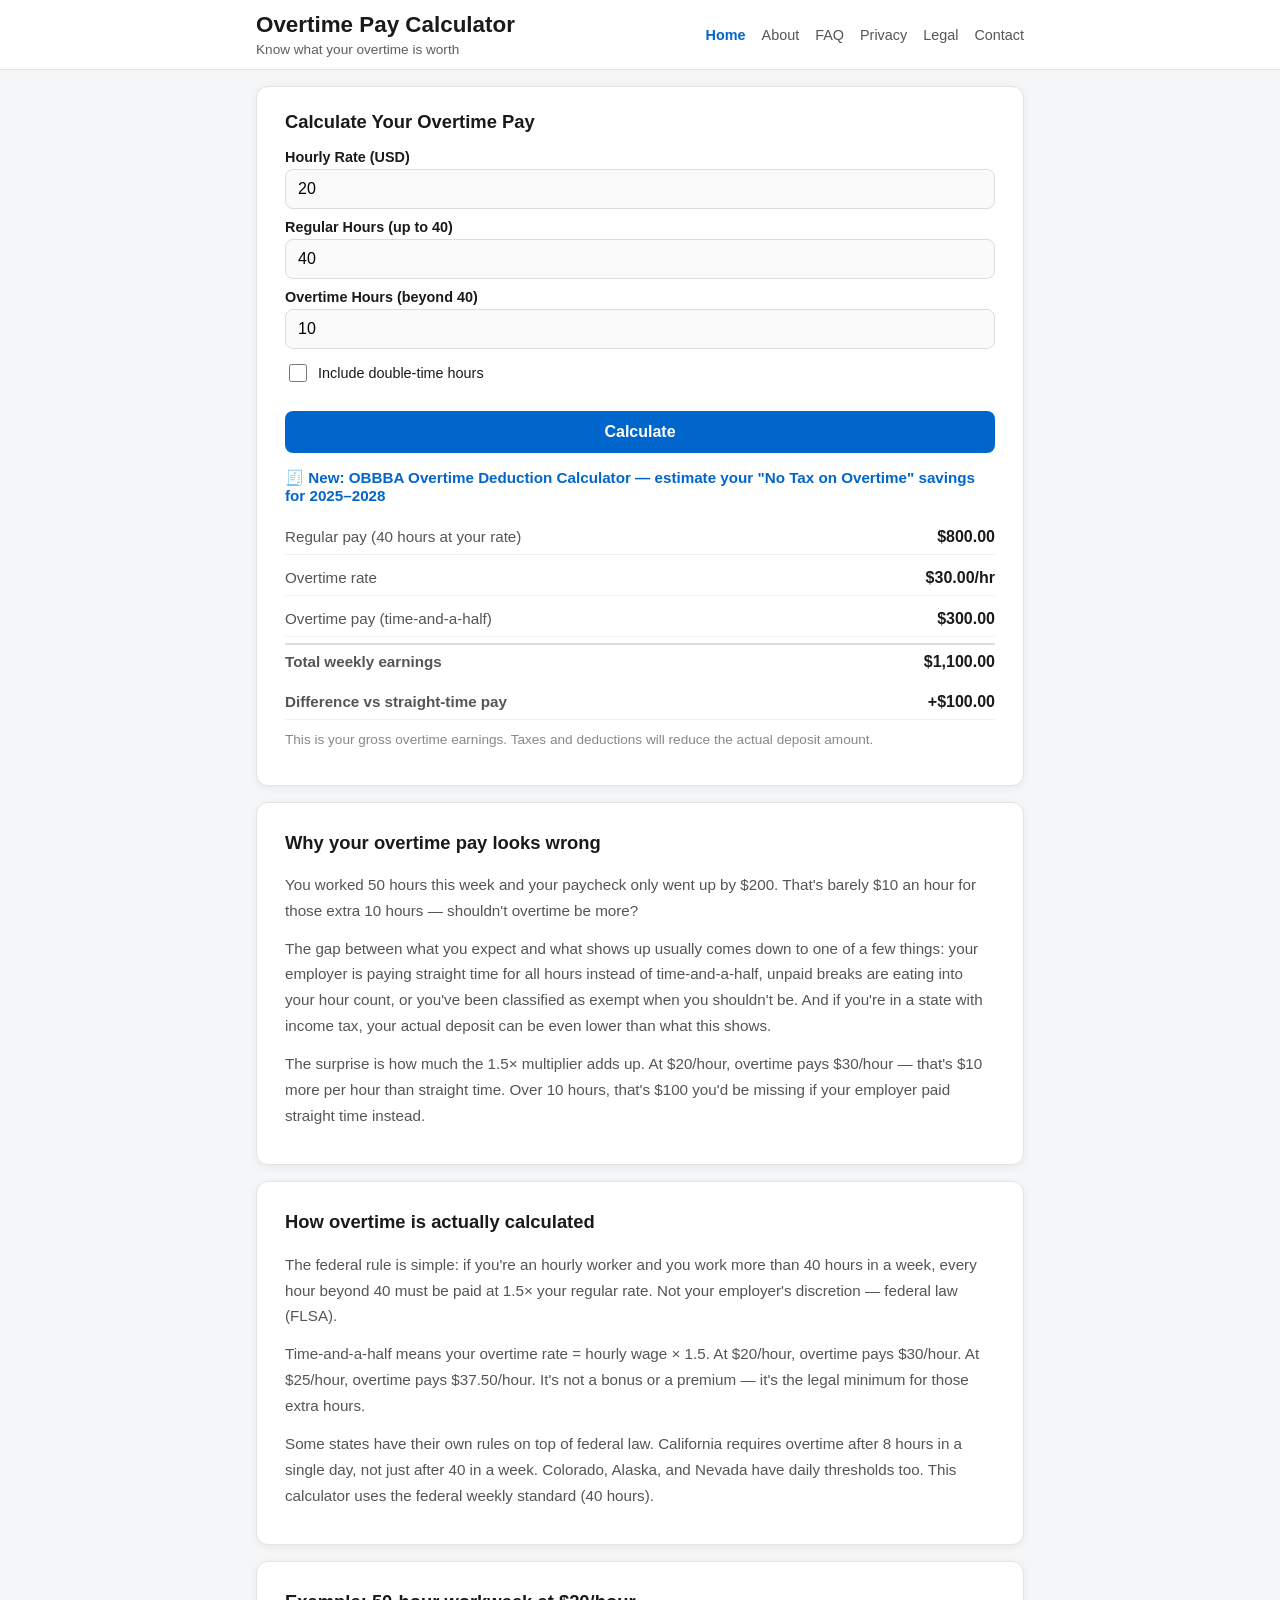
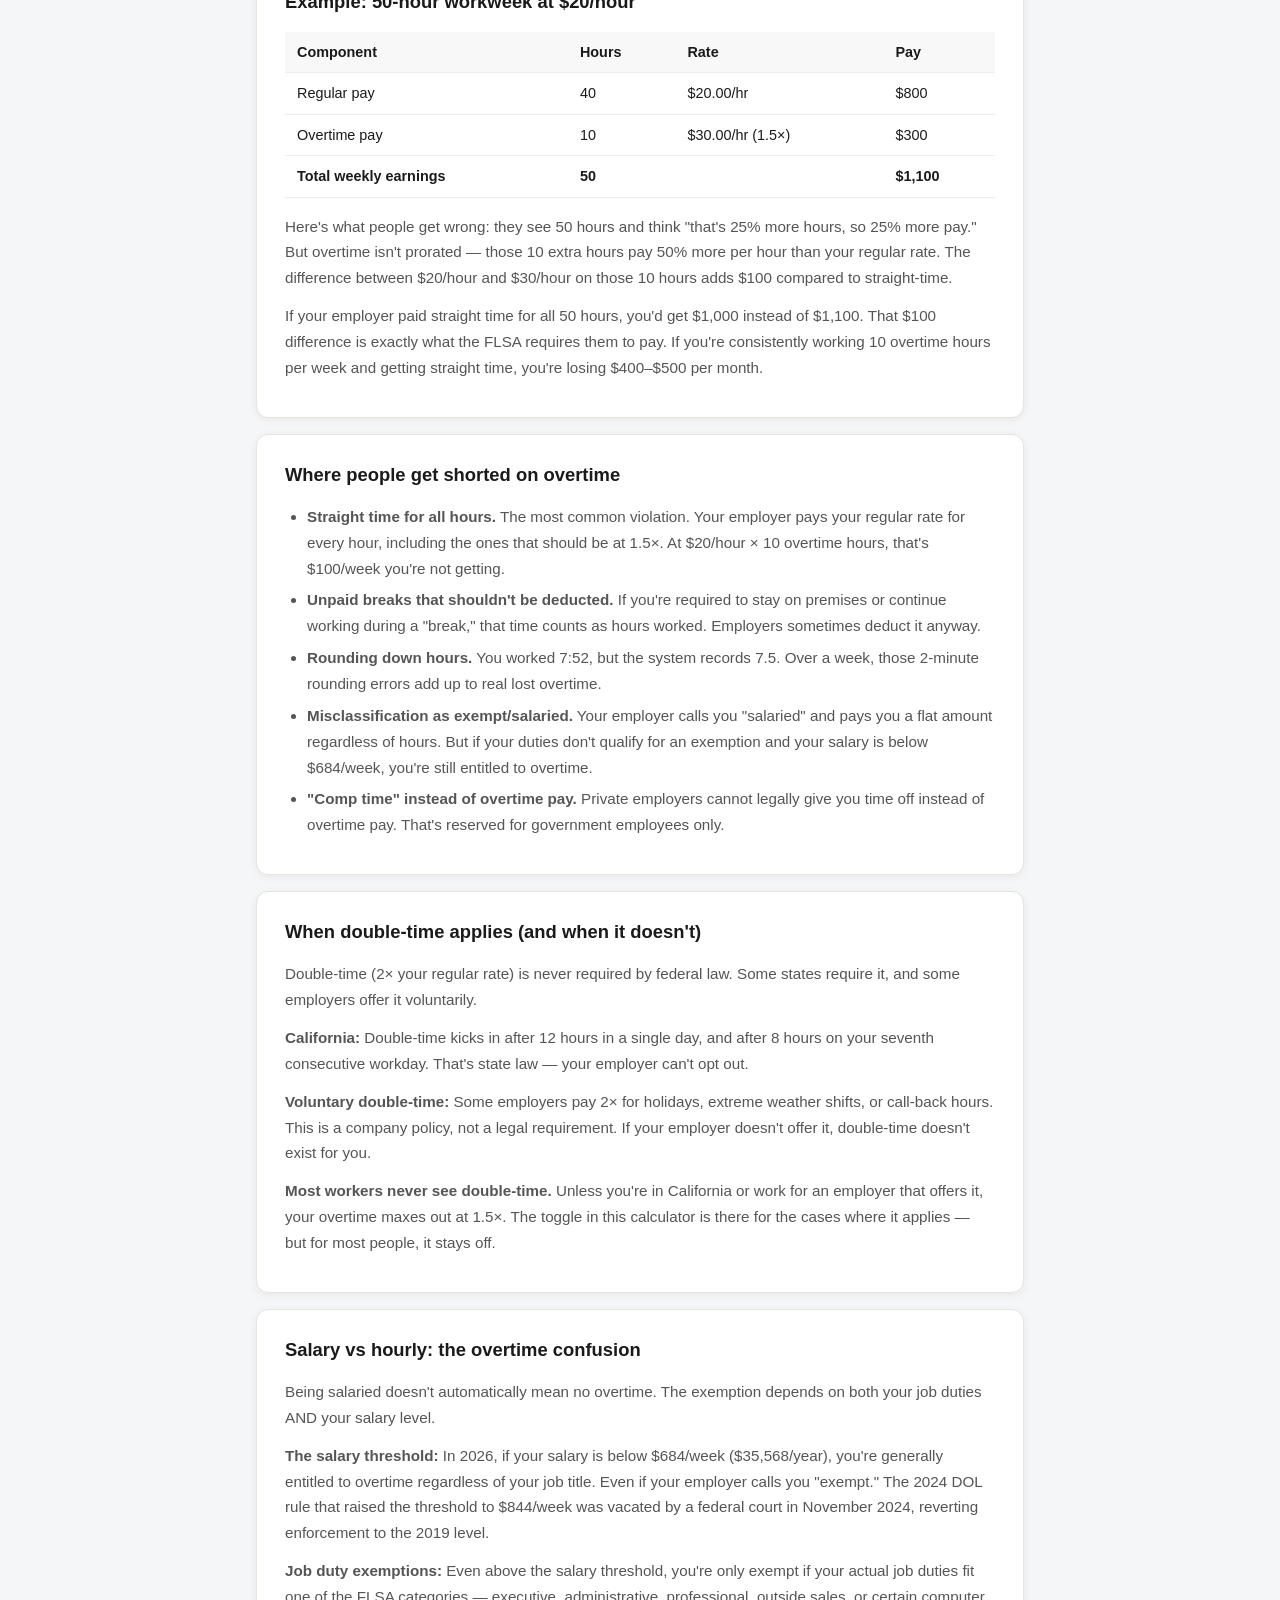
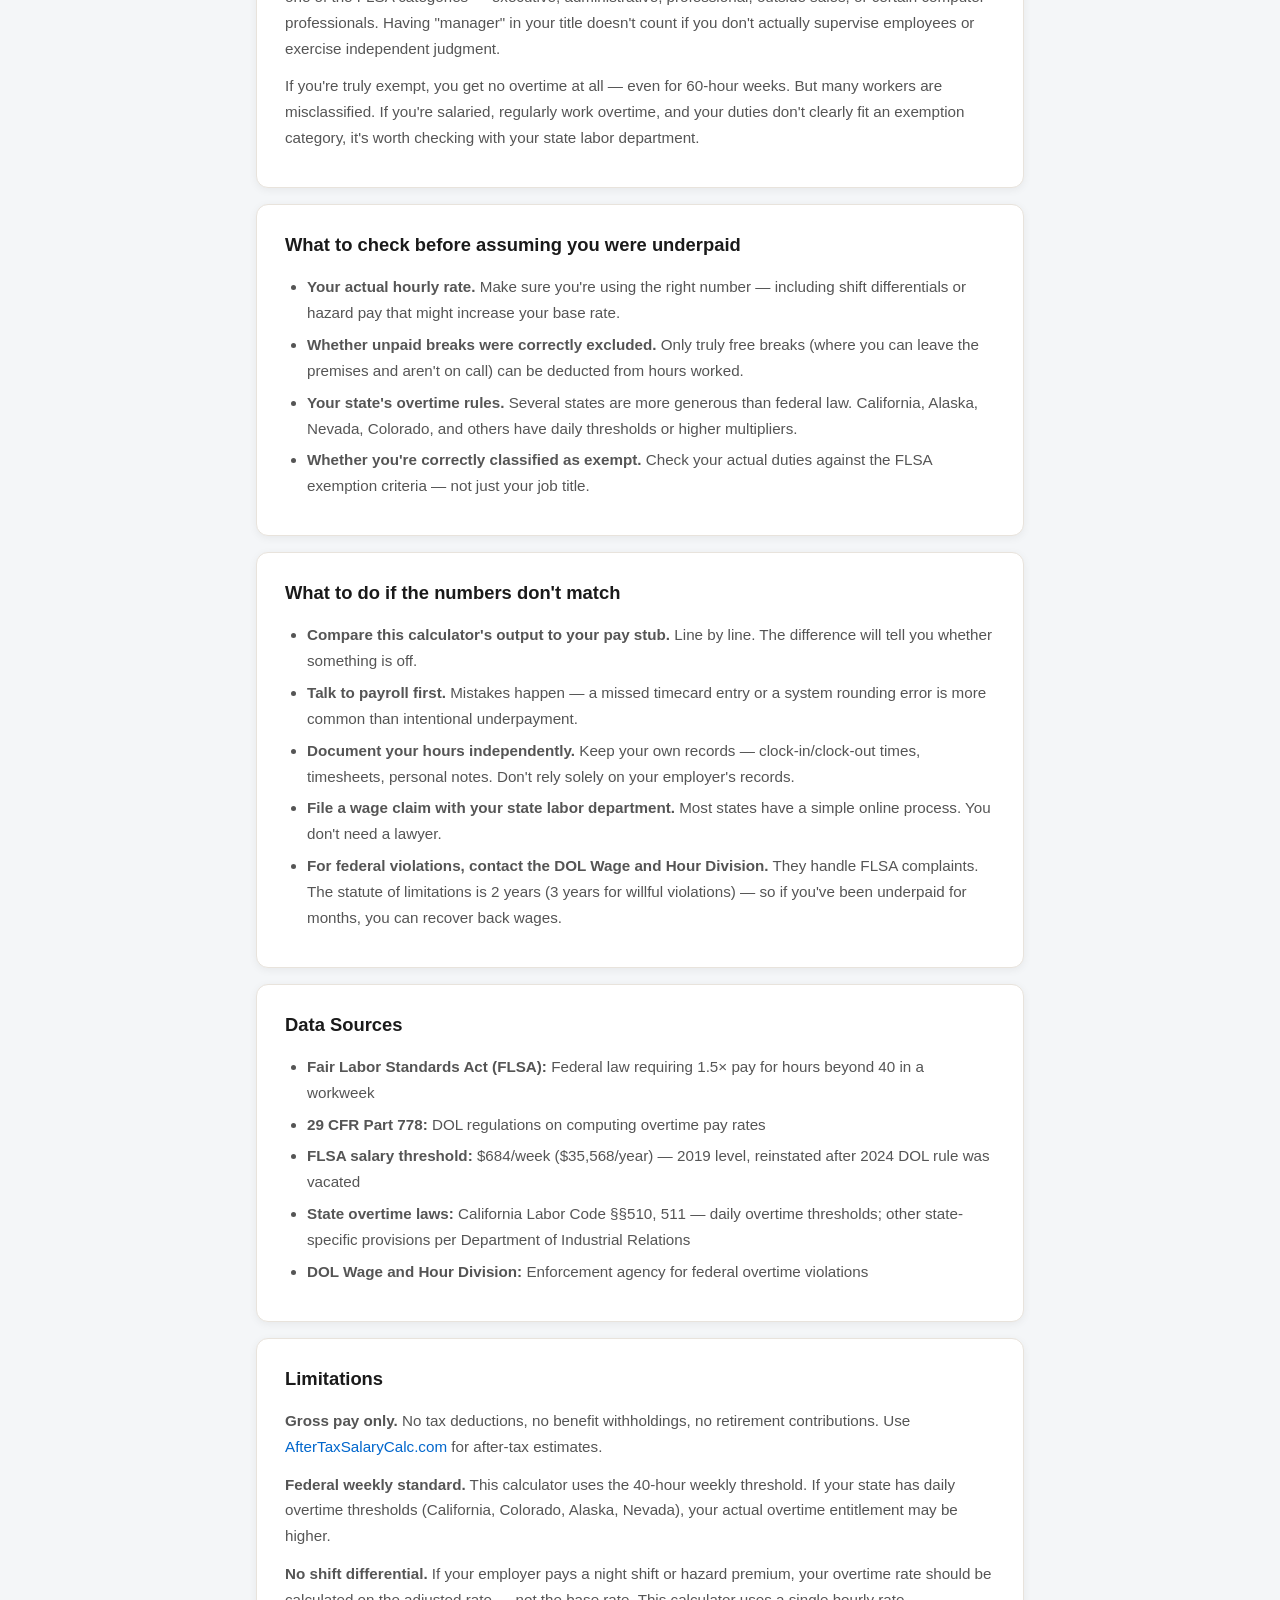
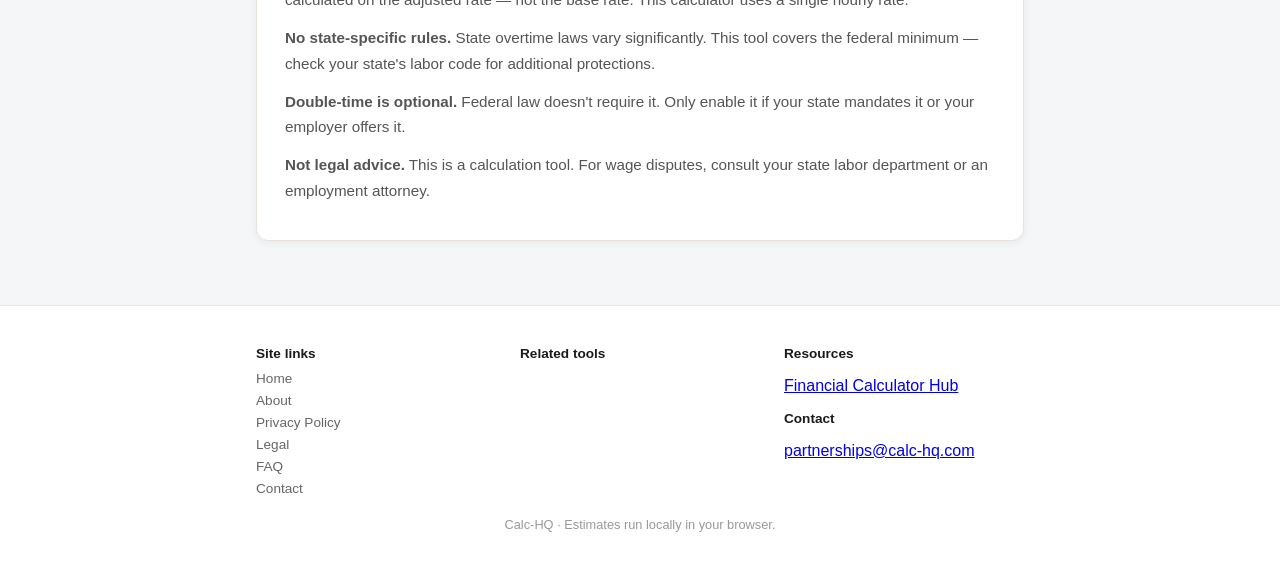
<file: index.html>
<!doctype html>
<html lang="en">
<head>
  <meta charset="utf-8">
  <meta name="viewport" content="width=device-width, initial-scale=1">
  <title>Overtime Pay Calculator | OvertimePayCalc.com</title>
  <meta name="description" content="Calculate overtime pay at 1.5× and double-time at 2×. Enter your hourly rate and hours worked to see your expected weekly earnings.">
  <link rel="canonical" href="https://overtimepaycalc.com/">
  <meta name="robots" content="index, follow">
  <meta name="google-adsense-account" content="ca-pub-7744853829365165">
  <meta property="og:type" content="website">
  <meta property="og:title" content="Overtime Pay Calculator | OvertimePayCalc.com">
  <meta property="og:description" content="Calculate overtime pay at time-and-a-half and double-time. See your expected weekly earnings.">
  <meta property="og:url" content="https://overtimepaycalc.com/">
  <meta property="og:site_name" content="OvertimePayCalc.com">
  <meta name="twitter:card" content="summary">
  <link rel="icon" type="image/svg+xml" href="/assets/favicon.svg">
  <script async src="https://pagead2.googlesyndication.com/pagead/js/adsbygoogle.js?client=ca-pub-7744853829365165" crossorigin="anonymous"></script>
  <link rel="stylesheet" href="styles.css?v=overtime-fix-0502">
<script type="application/ld+json">{"@context":"https://schema.org","@type":"WebApplication","name":"Overtime Pay Calculator","applicationCategory":"FinanceApplication","operatingSystem":"Any","url":"https://overtimepaycalc.com/","description":"Calculate overtime pay at time-and-a-half and double-time rates based on hourly wage and hours worked.","offers":{"@type":"Offer","price":"0","priceCurrency":"USD"}}</script>
</head>
<body>
<header class="site-header">
  <div class="wrap header-inner">
    <div class="brand">
      <h1>Overtime Pay Calculator</h1>
      <p>Know what your overtime is worth</p>
    </div>
    <div data-site-header-nav></div>
  </div>
</header>
<main class="wrap">
  <section class="hero">
    <h2>Calculate Your Overtime Pay</h2>
    <div class="form-card">
      <form id="calcForm" onsubmit="event.preventDefault(); calculate();">
        <div class="field">
          <label for="hourlyWage">Hourly Rate (USD)</label>
          <input id="hourlyWage" type="number" min="0" step="0.01" placeholder="e.g. 20" value="20">
        </div>
        <div class="field">
          <label for="regularHours">Regular Hours (up to 40)</label>
          <input id="regularHours" type="number" min="0" step="0.5" placeholder="e.g. 40" value="40">
        </div>
        <div class="field">
          <label for="overtimeHours">Overtime Hours (beyond 40)</label>
          <input id="overtimeHours" type="number" min="0" step="0.5" placeholder="e.g. 10" value="10">
        </div>
        <div class="checkbox-group">
          <input type="checkbox" id="doubleTime">
          <label for="doubleTime">Include double-time hours</label>
        </div>
        <div class="field" id="doubleTimeRow" style="display:none;">
          <label for="doubleTimeHours">Double-Time Hours (2× rate)</label>
          <input id="doubleTimeHours" type="number" min="0" step="0.5" placeholder="e.g. 0" value="0">
        </div>
        <button type="submit" class="btn">Calculate</button>
      </form>
    </div>
    <p class="cta-link"><a href="/obbba-overtime-deduction.html">🧾 New: OBBBA Overtime Deduction Calculator — estimate your "No Tax on Overtime" savings for 2025–2028</a></p>
    <div id="calcResults" style="display:none;">
      <div class="result-grid">
        <div class="result-row"><span class="result-label">Regular pay (40 hours at your rate)</span><span class="result-value" id="regularPay">—</span></div>
        <div class="result-row"><span class="result-label">Overtime rate</span><span class="result-value" id="overtimeRate">—</span></div>
        <div class="result-row"><span class="result-label">Overtime pay (time-and-a-half)</span><span class="result-value" id="overtimePay">—</span></div>
        <div id="doubleTimeResults" style="display:none;">
          <div class="result-row"><span class="result-label">Double-time rate</span><span class="result-value" id="doubleTimeRate">—</span></div>
          <div class="result-row"><span class="result-label">Double-time pay</span><span class="result-value" id="doubleTimePay">—</span></div>
        </div>
        <div class="result-row total"><span class="result-label">Total weekly earnings</span><span class="result-value" id="totalPay">—</span></div>
        <div class="result-row net"><span class="result-label">Difference vs straight-time pay</span><span class="result-value" id="overtimeBonus">—</span></div>
      </div>
      <p class="result-note">This is your gross overtime earnings. Taxes and deductions will reduce the actual deposit amount.</p>
    </div>
  </section>

  <section class="section-card">
    <h2>Why your overtime pay looks wrong</h2>
    <p>You worked 50 hours this week and your paycheck only went up by $200. That's barely $10 an hour for those extra 10 hours — shouldn't overtime be more?</p>
    <p>The gap between what you expect and what shows up usually comes down to one of a few things: your employer is paying straight time for all hours instead of time-and-a-half, unpaid breaks are eating into your hour count, or you've been classified as exempt when you shouldn't be. And if you're in a state with income tax, your actual deposit can be even lower than what this shows.</p>
    <p>The surprise is how much the 1.5× multiplier adds up. At $20/hour, overtime pays $30/hour — that's $10 more per hour than straight time. Over 10 hours, that's $100 you'd be missing if your employer paid straight time instead.</p>
  </section>

  <section class="section-card">
    <h2>How overtime is actually calculated</h2>
    <p>The federal rule is simple: if you're an hourly worker and you work more than 40 hours in a week, every hour beyond 40 must be paid at 1.5× your regular rate. Not your employer's discretion — federal law (FLSA).</p>
    <p>Time-and-a-half means your overtime rate = hourly wage × 1.5. At $20/hour, overtime pays $30/hour. At $25/hour, overtime pays $37.50/hour. It's not a bonus or a premium — it's the legal minimum for those extra hours.</p>
    <p>Some states have their own rules on top of federal law. California requires overtime after 8 hours in a single day, not just after 40 in a week. Colorado, Alaska, and Nevada have daily thresholds too. This calculator uses the federal weekly standard (40 hours).</p>
  </section>

  <section class="section-card">
    <h2>Example: 50-hour workweek at $20/hour</h2>
    <table class="example-table">
      <tr><th>Component</th><th>Hours</th><th>Rate</th><th>Pay</th></tr>
      <tr><td>Regular pay</td><td>40</td><td>$20.00/hr</td><td>$800</td></tr>
      <tr><td>Overtime pay</td><td>10</td><td>$30.00/hr (1.5×)</td><td>$300</td></tr>
      <tr><td><strong>Total weekly earnings</strong></td><td><strong>50</strong></td><td></td><td><strong>$1,100</strong></td></tr>
    </table>
    <p>Here's what people get wrong: they see 50 hours and think "that's 25% more hours, so 25% more pay." But overtime isn't prorated — those 10 extra hours pay 50% more per hour than your regular rate. The difference between $20/hour and $30/hour on those 10 hours adds $100 compared to straight-time.</p>
    <p>If your employer paid straight time for all 50 hours, you'd get $1,000 instead of $1,100. That $100 difference is exactly what the FLSA requires them to pay. If you're consistently working 10 overtime hours per week and getting straight time, you're losing $400–$500 per month.</p>
  </section>

  <section class="section-card">
    <h2>Where people get shorted on overtime</h2>
    <ul>
      <li><strong>Straight time for all hours.</strong> The most common violation. Your employer pays your regular rate for every hour, including the ones that should be at 1.5×. At $20/hour × 10 overtime hours, that's $100/week you're not getting.</li>
      <li><strong>Unpaid breaks that shouldn't be deducted.</strong> If you're required to stay on premises or continue working during a "break," that time counts as hours worked. Employers sometimes deduct it anyway.</li>
      <li><strong>Rounding down hours.</strong> You worked 7:52, but the system records 7.5. Over a week, those 2-minute rounding errors add up to real lost overtime.</li>
      <li><strong>Misclassification as exempt/salaried.</strong> Your employer calls you "salaried" and pays you a flat amount regardless of hours. But if your duties don't qualify for an exemption and your salary is below $684/week, you're still entitled to overtime.</li>
      <li><strong>"Comp time" instead of overtime pay.</strong> Private employers cannot legally give you time off instead of overtime pay. That's reserved for government employees only.</li>
    </ul>
  </section>

  <section class="section-card">
    <h2>When double-time applies (and when it doesn't)</h2>
    <p>Double-time (2× your regular rate) is never required by federal law. Some states require it, and some employers offer it voluntarily.</p>
    <p><strong>California:</strong> Double-time kicks in after 12 hours in a single day, and after 8 hours on your seventh consecutive workday. That's state law — your employer can't opt out.</p>
    <p><strong>Voluntary double-time:</strong> Some employers pay 2× for holidays, extreme weather shifts, or call-back hours. This is a company policy, not a legal requirement. If your employer doesn't offer it, double-time doesn't exist for you.</p>
    <p><strong>Most workers never see double-time.</strong> Unless you're in California or work for an employer that offers it, your overtime maxes out at 1.5×. The toggle in this calculator is there for the cases where it applies — but for most people, it stays off.</p>
  </section>

  <section class="section-card">
    <h2>Salary vs hourly: the overtime confusion</h2>
    <p>Being salaried doesn't automatically mean no overtime. The exemption depends on both your job duties AND your salary level.</p>
    <p><strong>The salary threshold:</strong> In 2026, if your salary is below $684/week ($35,568/year), you're generally entitled to overtime regardless of your job title. Even if your employer calls you "exempt." The 2024 DOL rule that raised the threshold to $844/week was vacated by a federal court in November 2024, reverting enforcement to the 2019 level.</p>
    <p><strong>Job duty exemptions:</strong> Even above the salary threshold, you're only exempt if your actual job duties fit one of the FLSA categories — executive, administrative, professional, outside sales, or certain computer professionals. Having "manager" in your title doesn't count if you don't actually supervise employees or exercise independent judgment.</p>
    <p>If you're truly exempt, you get no overtime at all — even for 60-hour weeks. But many workers are misclassified. If you're salaried, regularly work overtime, and your duties don't clearly fit an exemption category, it's worth checking with your state labor department.</p>
  </section>

  <section class="section-card">
    <h2>What to check before assuming you were underpaid</h2>
    <ul>
      <li><strong>Your actual hourly rate.</strong> Make sure you're using the right number — including shift differentials or hazard pay that might increase your base rate.</li>
      <li><strong>Whether unpaid breaks were correctly excluded.</strong> Only truly free breaks (where you can leave the premises and aren't on call) can be deducted from hours worked.</li>
      <li><strong>Your state's overtime rules.</strong> Several states are more generous than federal law. California, Alaska, Nevada, Colorado, and others have daily thresholds or higher multipliers.</li>
      <li><strong>Whether you're correctly classified as exempt.</strong> Check your actual duties against the FLSA exemption criteria — not just your job title.</li>
    </ul>
  </section>

  <section class="section-card">
    <h2>What to do if the numbers don't match</h2>
    <ul>
      <li><strong>Compare this calculator's output to your pay stub.</strong> Line by line. The difference will tell you whether something is off.</li>
      <li><strong>Talk to payroll first.</strong> Mistakes happen — a missed timecard entry or a system rounding error is more common than intentional underpayment.</li>
      <li><strong>Document your hours independently.</strong> Keep your own records — clock-in/clock-out times, timesheets, personal notes. Don't rely solely on your employer's records.</li>
      <li><strong>File a wage claim with your state labor department.</strong> Most states have a simple online process. You don't need a lawyer.</li>
      <li><strong>For federal violations, contact the DOL Wage and Hour Division.</strong> They handle FLSA complaints. The statute of limitations is 2 years (3 years for willful violations) — so if you've been underpaid for months, you can recover back wages.</li>
    </ul>
  </section>

  <section class="section-card">
    <h2>Data Sources</h2>
    <ul>
      <li><strong>Fair Labor Standards Act (FLSA):</strong> Federal law requiring 1.5× pay for hours beyond 40 in a workweek</li>
      <li><strong>29 CFR Part 778:</strong> DOL regulations on computing overtime pay rates</li>
      <li><strong>FLSA salary threshold:</strong> $684/week ($35,568/year) — 2019 level, reinstated after 2024 DOL rule was vacated</li>
      <li><strong>State overtime laws:</strong> California Labor Code §§510, 511 — daily overtime thresholds; other state-specific provisions per Department of Industrial Relations</li>
      <li><strong>DOL Wage and Hour Division:</strong> Enforcement agency for federal overtime violations</li>
    </ul>
  </section>

  <section class="section-card">
    <h2>Limitations</h2>
    <p><strong>Gross pay only.</strong> No tax deductions, no benefit withholdings, no retirement contributions. Use <a href="https://aftertaxsalarycalc.com" target="_blank" rel="noopener">AfterTaxSalaryCalc.com</a> for after-tax estimates.</p>
    <p><strong>Federal weekly standard.</strong> This calculator uses the 40-hour weekly threshold. If your state has daily overtime thresholds (California, Colorado, Alaska, Nevada), your actual overtime entitlement may be higher.</p>
    <p><strong>No shift differential.</strong> If your employer pays a night shift or hazard premium, your overtime rate should be calculated on the adjusted rate — not the base rate. This calculator uses a single hourly rate.</p>
    <p><strong>No state-specific rules.</strong> State overtime laws vary significantly. This tool covers the federal minimum — check your state's labor code for additional protections.</p>
    <p><strong>Double-time is optional.</strong> Federal law doesn't require it. Only enable it if your state mandates it or your employer offers it.</p>
    <p><strong>Not legal advice.</strong> This is a calculation tool. For wage disputes, consult your state labor department or an employment attorney.</p>
  </section>
</main>
<footer class="site-footer">
  <div class="wrap" id="site-footer"></div>
</footer>
<script src="config.js"></script>
<script src="network.js?v=2026-05-03"></script>
<script src="ads.js"></script>
<script src="app.js"></script>
</body>
</html>
</file>
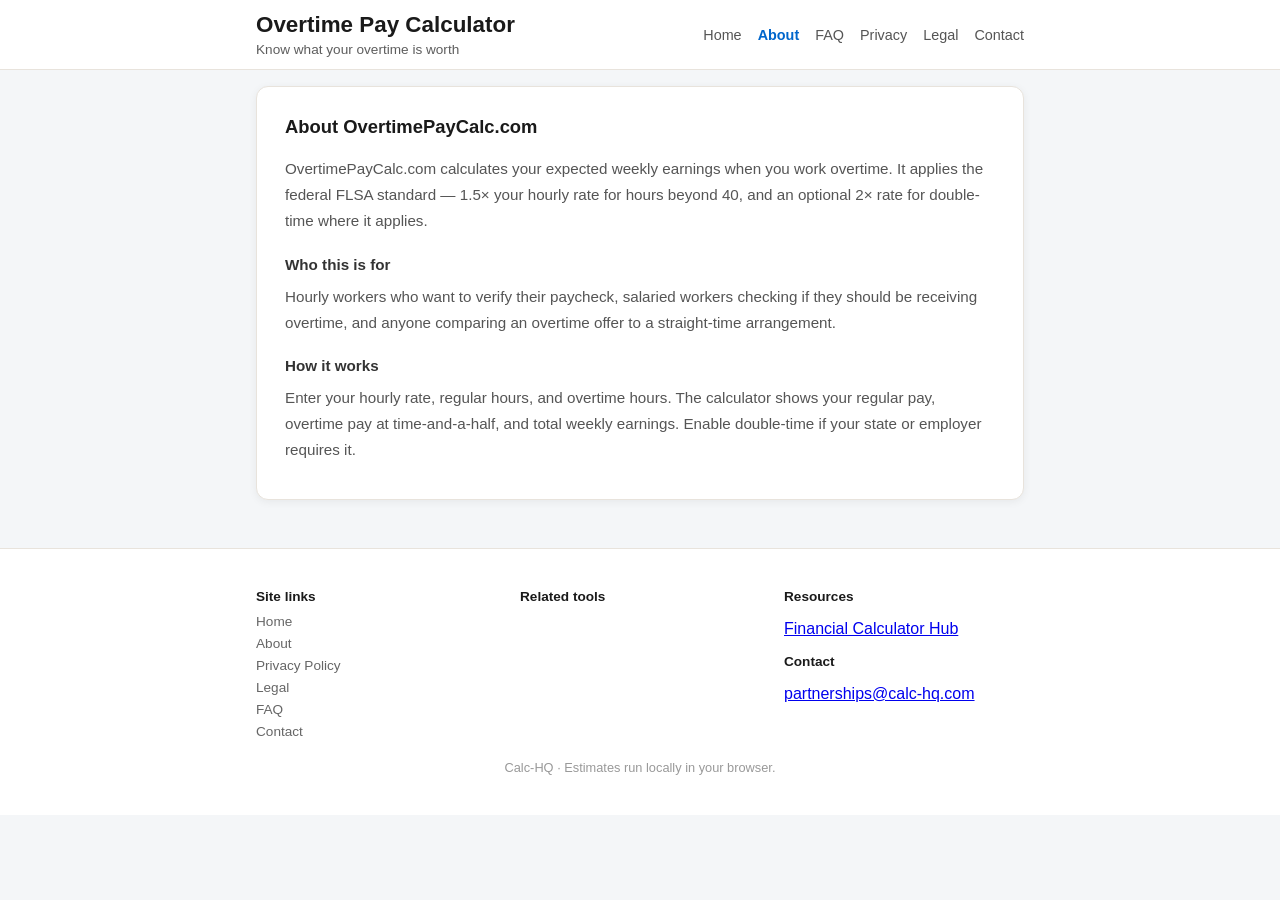
<file: about.html>
<!doctype html>
<html lang="en">
<head>
  <meta charset="utf-8">
  <meta name="viewport" content="width=device-width, initial-scale=1">
  <title>About | OvertimePayCalc.com</title>
  <meta name="description" content="About OvertimePayCalc.com — a free calculator that computes overtime pay at time-and-a-half and double-time rates.">
  <link rel="canonical" href="https://overtimepaycalc.com/about.html">
  <meta name="robots" content="index, follow">
  <meta name="google-adsense-account" content="ca-pub-7744853829365165">
  <link rel="icon" type="image/svg+xml" href="/assets/favicon.svg">
  <script async src="https://pagead2.googlesyndication.com/pagead/js/adsbygoogle.js?client=ca-pub-7744853829365165" crossorigin="anonymous"></script>
  <link rel="stylesheet" href="styles.css?v=overtime-fix-0502">
</head>
<body>
<header class="site-header">
  <div class="wrap header-inner">
    <div class="brand">
      <h1>Overtime Pay Calculator</h1>
      <p>Know what your overtime is worth</p>
    </div>
    <div data-site-header-nav></div>
  </div>
</header>
<main class="wrap">
  <div class="page-copy">
    <h2>About OvertimePayCalc.com</h2>
    <p>OvertimePayCalc.com calculates your expected weekly earnings when you work overtime. It applies the federal FLSA standard — 1.5× your hourly rate for hours beyond 40, and an optional 2× rate for double-time where it applies.</p>
    <h3>Who this is for</h3>
    <p>Hourly workers who want to verify their paycheck, salaried workers checking if they should be receiving overtime, and anyone comparing an overtime offer to a straight-time arrangement.</p>
    <h3>How it works</h3>
    <p>Enter your hourly rate, regular hours, and overtime hours. The calculator shows your regular pay, overtime pay at time-and-a-half, and total weekly earnings. Enable double-time if your state or employer requires it.</p>
  </div>
</main>
<footer class="site-footer">
  <div class="wrap" id="site-footer"></div>
</footer>
<script src="config.js"></script>
<script src="network.js?v=2026-05-03"></script>
<script src="ads.js"></script>
</body>
</html>
</file>
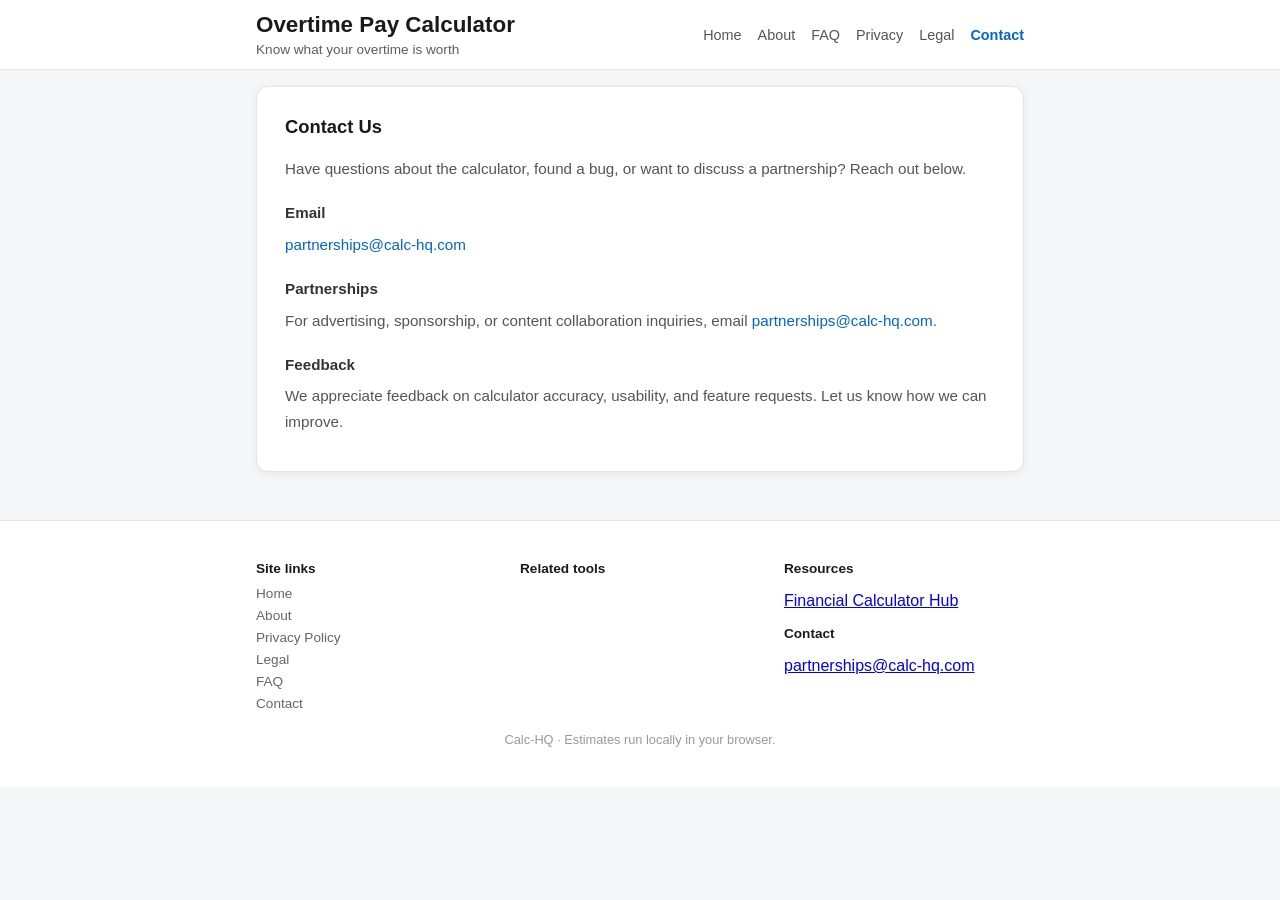
<file: contact.html>
<!doctype html>
<html lang="en">
<head>
  <meta charset="utf-8">
  <meta name="viewport" content="width=device-width, initial-scale=1">
  <title>Contact | OvertimePayCalc.com</title>
  <meta name="description" content="Contact OvertimePayCalc.com for questions, feedback, or partnership inquiries.">
  <link rel="canonical" href="https://overtimepaycalc.com/contact.html">
  <meta name="robots" content="index, follow">
  <meta name="google-adsense-account" content="ca-pub-7744853829365165">
  <link rel="icon" type="image/svg+xml" href="/assets/favicon.svg">
  <script async src="https://pagead2.googlesyndication.com/pagead/js/adsbygoogle.js?client=ca-pub-7744853829365165" crossorigin="anonymous"></script>
  <link rel="stylesheet" href="styles.css?v=overtime-fix-0502">
</head>
<body>
<header class="site-header">
  <div class="wrap header-inner">
    <div class="brand">
      <h1>Overtime Pay Calculator</h1>
      <p>Know what your overtime is worth</p>
    </div>
    <div data-site-header-nav></div>
  </div>
</header>
<main class="wrap">
  <div class="page-copy">
    <h2>Contact Us</h2>
    <p>Have questions about the calculator, found a bug, or want to discuss a partnership? Reach out below.</p>
    <h3>Email</h3>
    <p><a href="mailto:partnerships@calc-hq.com">partnerships@calc-hq.com</a></p>
    <h3>Partnerships</h3>
    <p>For advertising, sponsorship, or content collaboration inquiries, email <a href="mailto:partnerships@calc-hq.com">partnerships@calc-hq.com</a>.</p>
    <h3>Feedback</h3>
    <p>We appreciate feedback on calculator accuracy, usability, and feature requests. Let us know how we can improve.</p>
  </div>
</main>
<footer class="site-footer">
  <div class="wrap" id="site-footer"></div>
</footer>
<script src="config.js"></script>
<script src="network.js?v=2026-05-03"></script>
<script src="ads.js"></script>
</body>
</html>
</file>
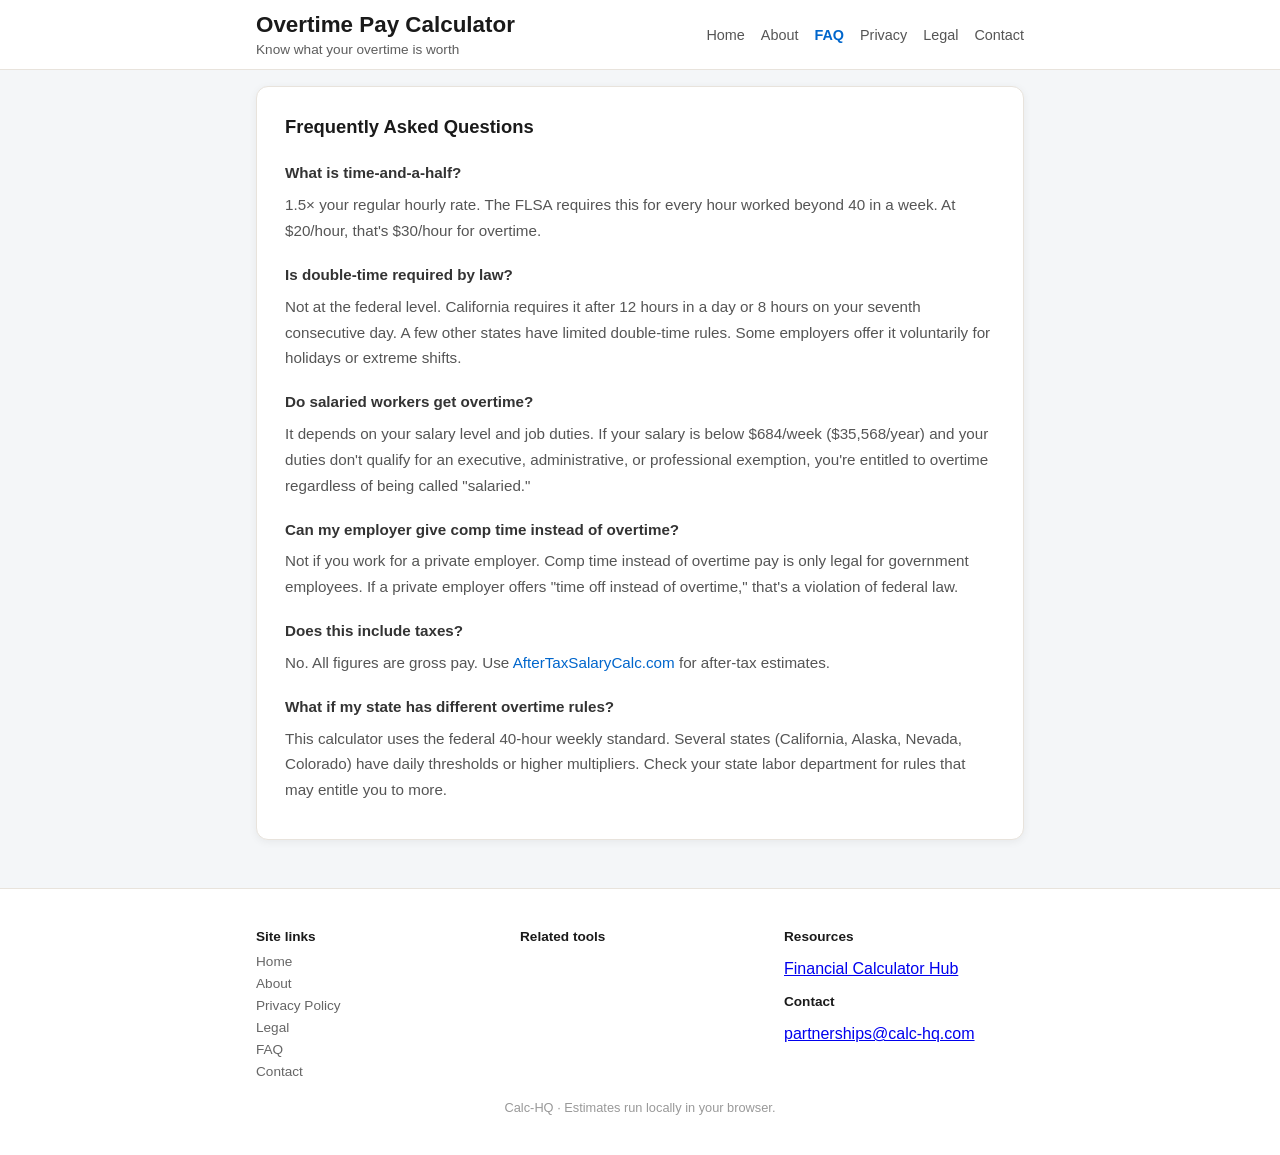
<file: faq.html>
<!doctype html>
<html lang="en">
<head>
  <meta charset="utf-8">
  <meta name="viewport" content="width=device-width, initial-scale=1">
  <title>FAQ | OvertimePayCalc.com</title>
  <meta name="description" content="Frequently asked questions about overtime pay — time-and-a-half, double-time, exempt vs non-exempt, and FLSA rules.">
  <link rel="canonical" href="https://overtimepaycalc.com/faq.html">
  <meta name="robots" content="index, follow">
  <meta name="google-adsense-account" content="ca-pub-7744853829365165">
  <link rel="icon" type="image/svg+xml" href="/assets/favicon.svg">
  <script async src="https://pagead2.googlesyndication.com/pagead/js/adsbygoogle.js?client=ca-pub-7744853829365165" crossorigin="anonymous"></script>
  <link rel="stylesheet" href="styles.css?v=overtime-fix-0502">
<script type="application/ld+json">{
  "@context": "https://schema.org",
  "@type": "FAQPage",
  "mainEntity": [
    {"@type": "Question", "name": "What is time-and-a-half?", "acceptedAnswer": {"@type": "Answer", "text": "1.5× your regular hourly rate. The FLSA requires this for every hour worked beyond 40 in a week."}},
    {"@type": "Question", "name": "Is double-time required by law?", "acceptedAnswer": {"@type": "Answer", "text": "Not at the federal level. California and a few other states require it in specific situations. Some employers offer it voluntarily."}},
    {"@type": "Question", "name": "Do salaried workers get overtime?", "acceptedAnswer": {"@type": "Answer", "text": "It depends. If your salary is below $684/week and your duties don't qualify for an exemption, you're entitled to overtime."}},
    {"@type": "Question", "name": "Can my employer give comp time instead of overtime?", "acceptedAnswer": {"@type": "Answer", "text": "Not if you work for a private employer. Comp time instead of overtime pay is only legal for government employees."}},
    {"@type": "Question", "name": "Does this include taxes?", "acceptedAnswer": {"@type": "Answer", "text": "No. All figures are gross pay. Use AfterTaxSalaryCalc.com for after-tax estimates."}},
    {"@type": "Question", "name": "What if my state has different overtime rules?", "acceptedAnswer": {"@type": "Answer", "text": "This calculator uses the federal 40-hour weekly standard. Check your state labor department for daily thresholds or higher multipliers."}}
  ]
}</script>
</head>
<body>
<header class="site-header">
  <div class="wrap header-inner">
    <div class="brand">
      <h1>Overtime Pay Calculator</h1>
      <p>Know what your overtime is worth</p>
    </div>
    <div data-site-header-nav></div>
  </div>
</header>
<main class="wrap">
  <div class="page-copy">
    <h2>Frequently Asked Questions</h2>
    <h3>What is time-and-a-half?</h3>
    <p>1.5× your regular hourly rate. The FLSA requires this for every hour worked beyond 40 in a week. At $20/hour, that's $30/hour for overtime.</p>
    <h3>Is double-time required by law?</h3>
    <p>Not at the federal level. California requires it after 12 hours in a day or 8 hours on your seventh consecutive day. A few other states have limited double-time rules. Some employers offer it voluntarily for holidays or extreme shifts.</p>
    <h3>Do salaried workers get overtime?</h3>
    <p>It depends on your salary level and job duties. If your salary is below $684/week ($35,568/year) and your duties don't qualify for an executive, administrative, or professional exemption, you're entitled to overtime regardless of being called "salaried."</p>
    <h3>Can my employer give comp time instead of overtime?</h3>
    <p>Not if you work for a private employer. Comp time instead of overtime pay is only legal for government employees. If a private employer offers "time off instead of overtime," that's a violation of federal law.</p>
    <h3>Does this include taxes?</h3>
    <p>No. All figures are gross pay. Use <a href="https://aftertaxsalarycalc.com" target="_blank" rel="noopener">AfterTaxSalaryCalc.com</a> for after-tax estimates.</p>
    <h3>What if my state has different overtime rules?</h3>
    <p>This calculator uses the federal 40-hour weekly standard. Several states (California, Alaska, Nevada, Colorado) have daily thresholds or higher multipliers. Check your state labor department for rules that may entitle you to more.</p>
  </div>
</main>
<footer class="site-footer">
  <div class="wrap" id="site-footer"></div>
</footer>
<script src="config.js"></script>
<script src="network.js?v=2026-05-03"></script>
<script src="ads.js"></script>
</body>
</html>
</file>
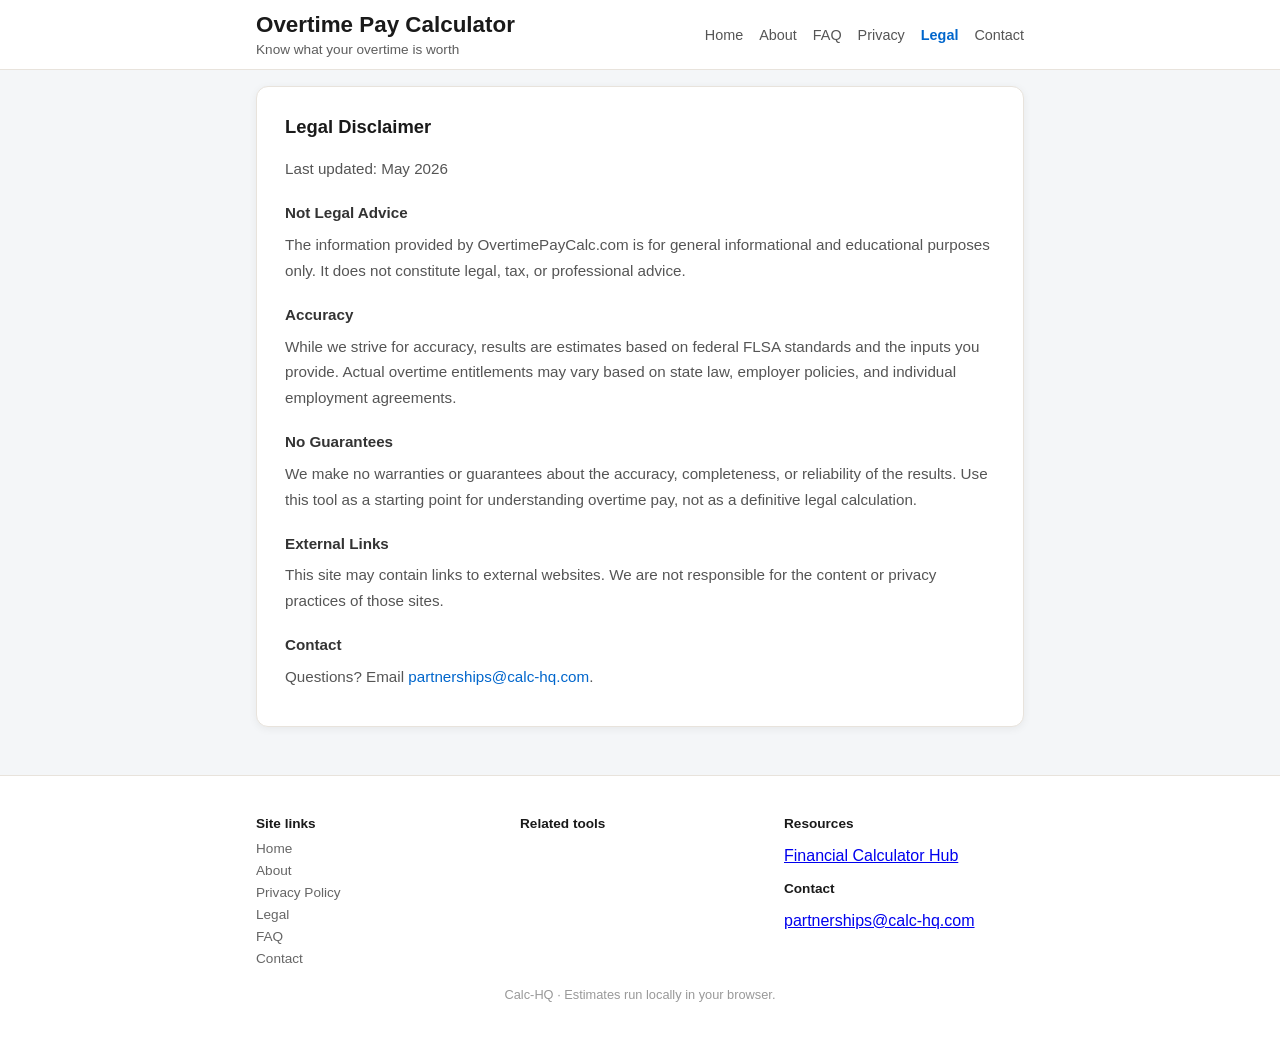
<file: legal.html>
<!doctype html>
<html lang="en">
<head>
  <meta charset="utf-8">
  <meta name="viewport" content="width=device-width, initial-scale=1">
  <title>Legal | OvertimePayCalc.com</title>
  <meta name="description" content="Legal disclaimer for OvertimePayCalc.com.">
  <link rel="canonical" href="https://overtimepaycalc.com/legal.html">
  <meta name="robots" content="index, follow">
  <meta name="google-adsense-account" content="ca-pub-7744853829365165">
  <link rel="icon" type="image/svg+xml" href="/assets/favicon.svg">
  <script async src="https://pagead2.googlesyndication.com/pagead/js/adsbygoogle.js?client=ca-pub-7744853829365165" crossorigin="anonymous"></script>
  <link rel="stylesheet" href="styles.css?v=overtime-fix-0502">
</head>
<body>
<header class="site-header">
  <div class="wrap header-inner">
    <div class="brand">
      <h1>Overtime Pay Calculator</h1>
      <p>Know what your overtime is worth</p>
    </div>
    <div data-site-header-nav></div>
  </div>
</header>
<main class="wrap">
  <div class="page-copy">
    <h2>Legal Disclaimer</h2>
    <p>Last updated: May 2026</p>
    <h3>Not Legal Advice</h3>
    <p>The information provided by OvertimePayCalc.com is for general informational and educational purposes only. It does not constitute legal, tax, or professional advice.</p>
    <h3>Accuracy</h3>
    <p>While we strive for accuracy, results are estimates based on federal FLSA standards and the inputs you provide. Actual overtime entitlements may vary based on state law, employer policies, and individual employment agreements.</p>
    <h3>No Guarantees</h3>
    <p>We make no warranties or guarantees about the accuracy, completeness, or reliability of the results. Use this tool as a starting point for understanding overtime pay, not as a definitive legal calculation.</p>
    <h3>External Links</h3>
    <p>This site may contain links to external websites. We are not responsible for the content or privacy practices of those sites.</p>
    <h3>Contact</h3>
    <p>Questions? Email <a href="mailto:partnerships@calc-hq.com">partnerships@calc-hq.com</a>.</p>
  </div>
</main>
<footer class="site-footer">
  <div class="wrap" id="site-footer"></div>
</footer>
<script src="config.js"></script>
<script src="network.js?v=2026-05-03"></script>
<script src="ads.js"></script>
</body>
</html>
</file>
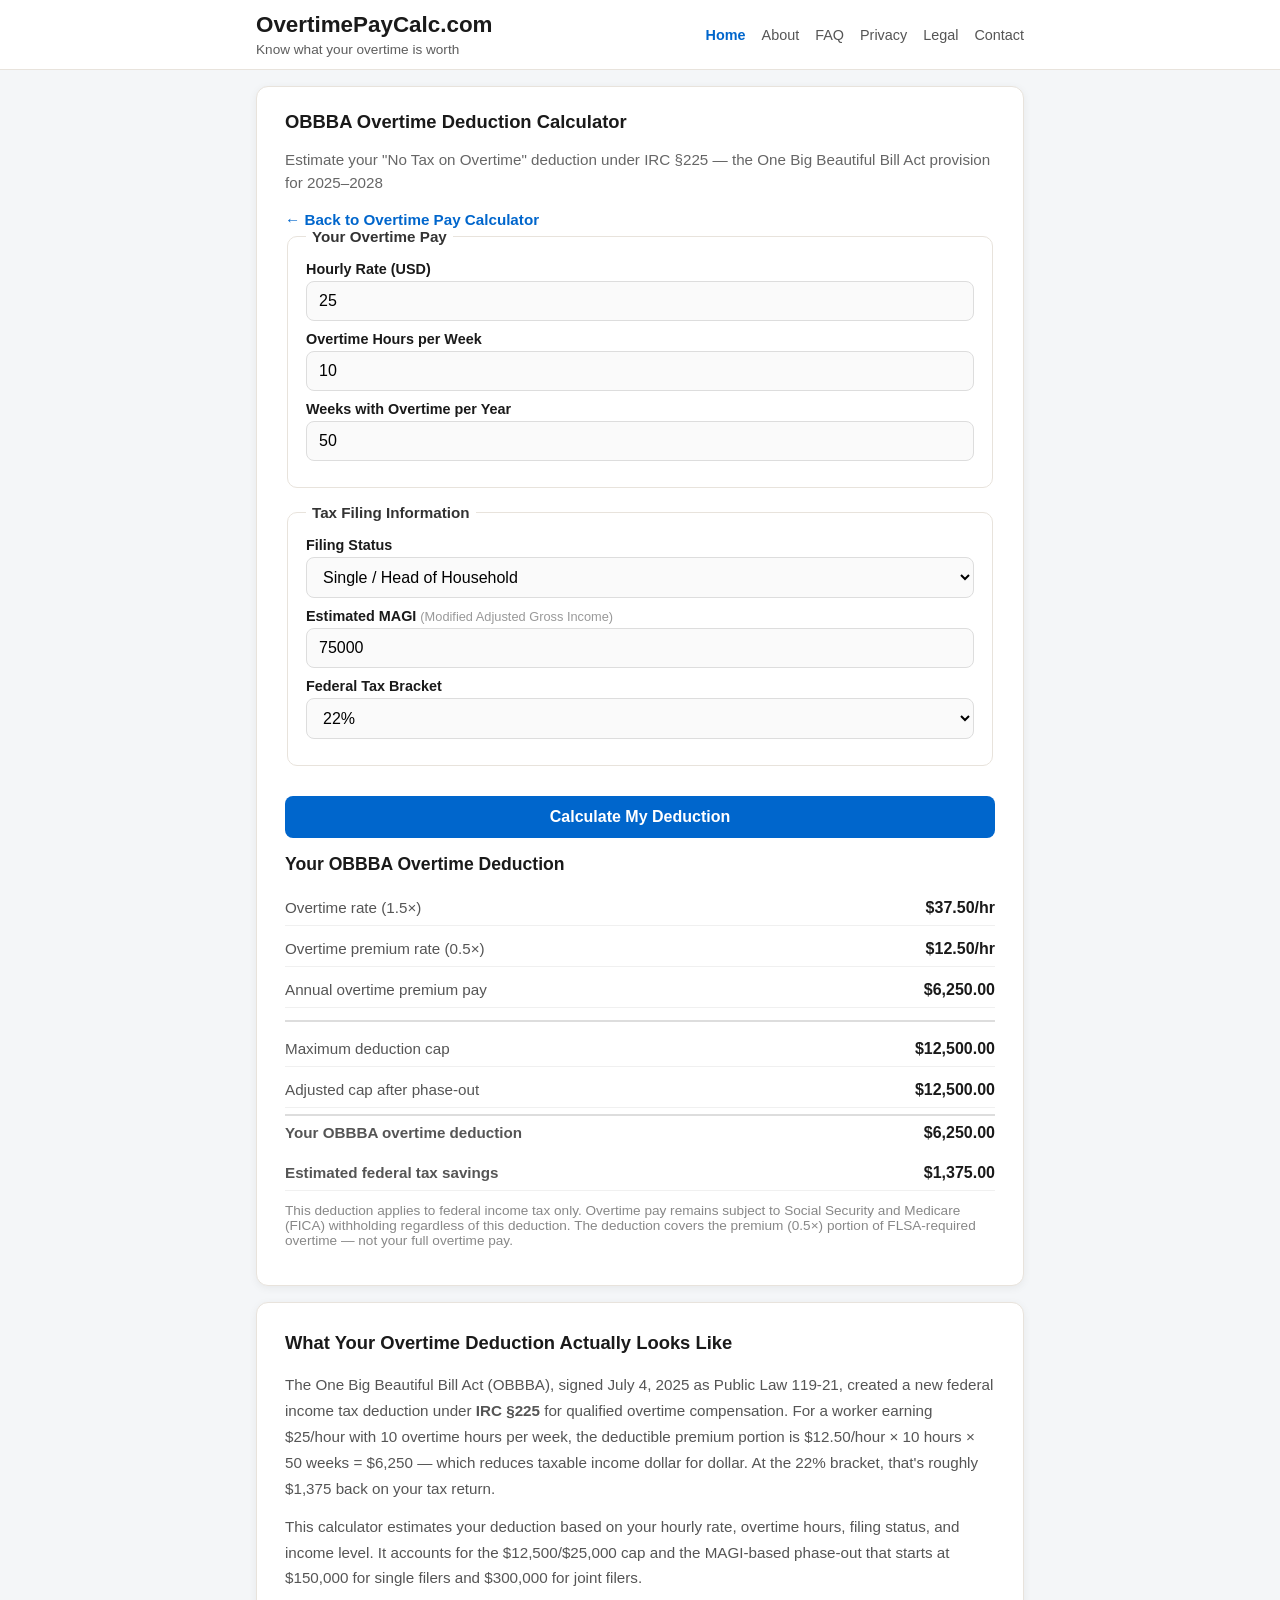
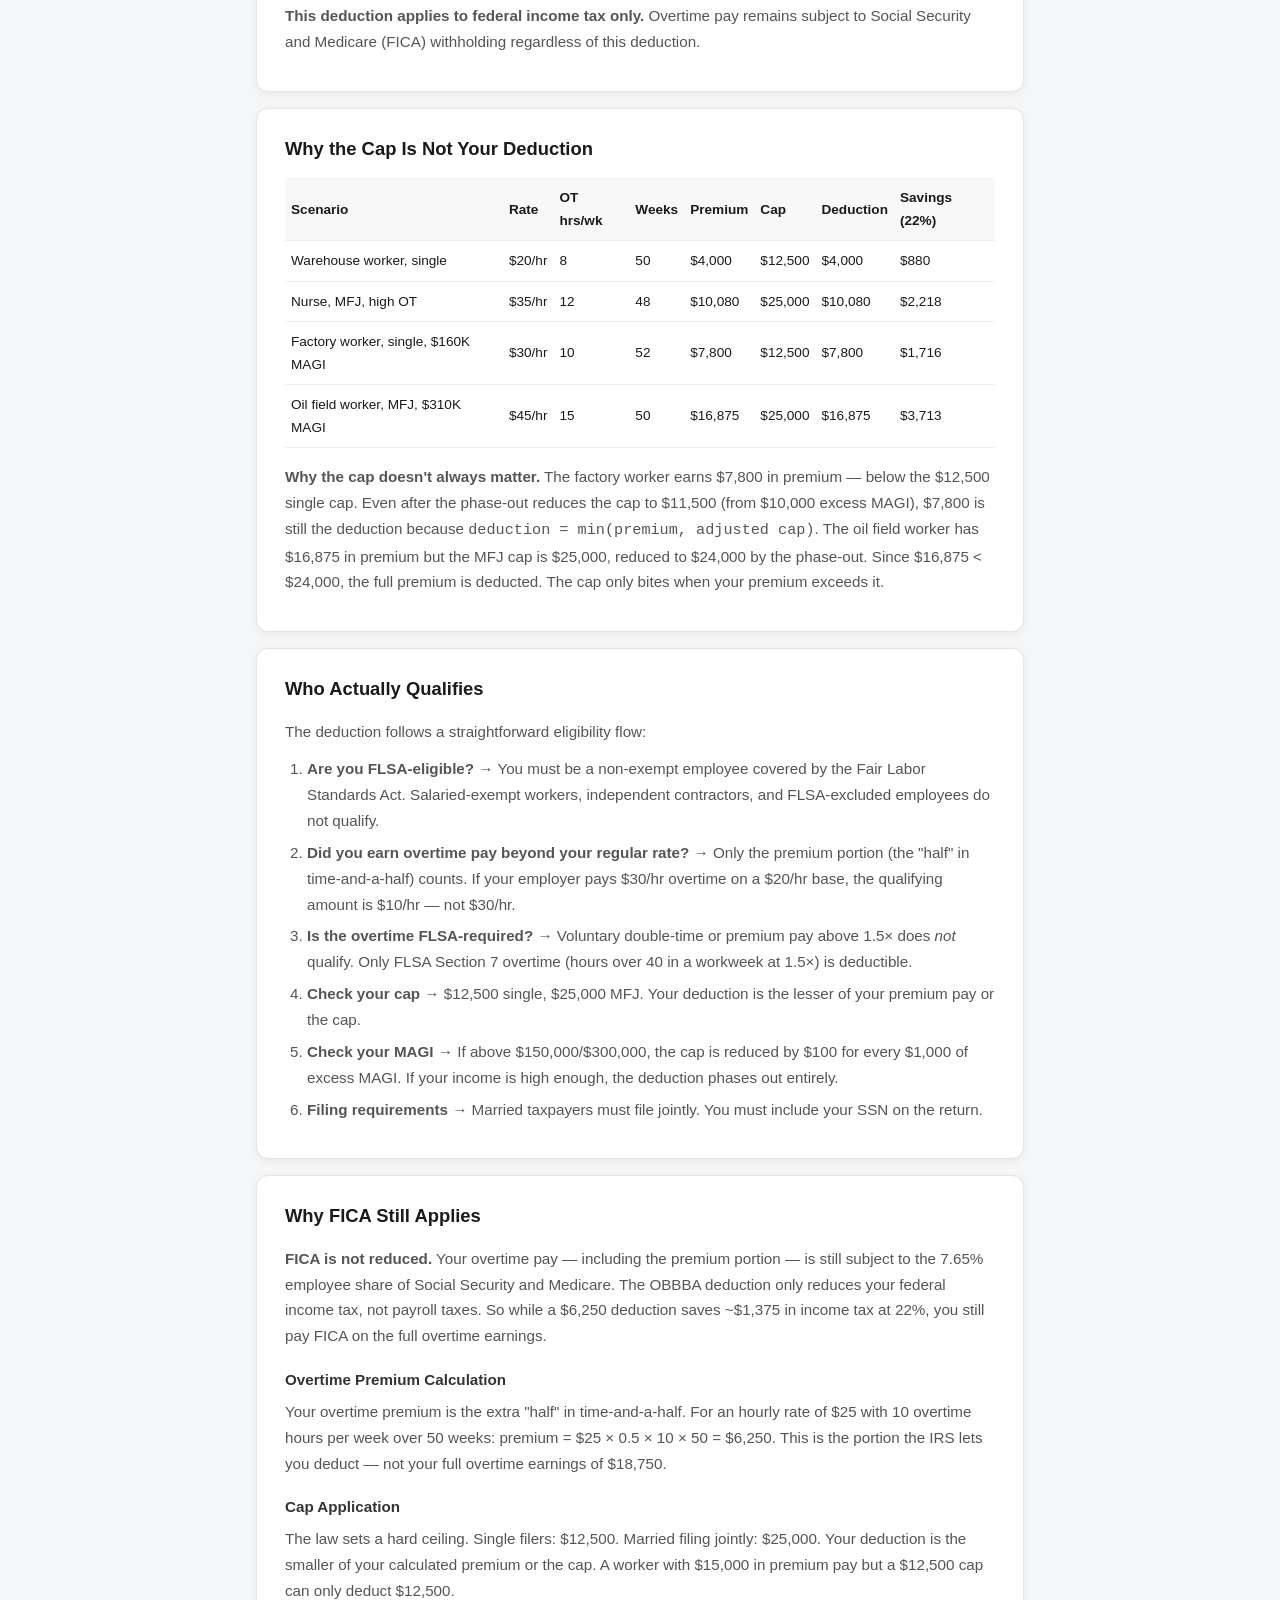
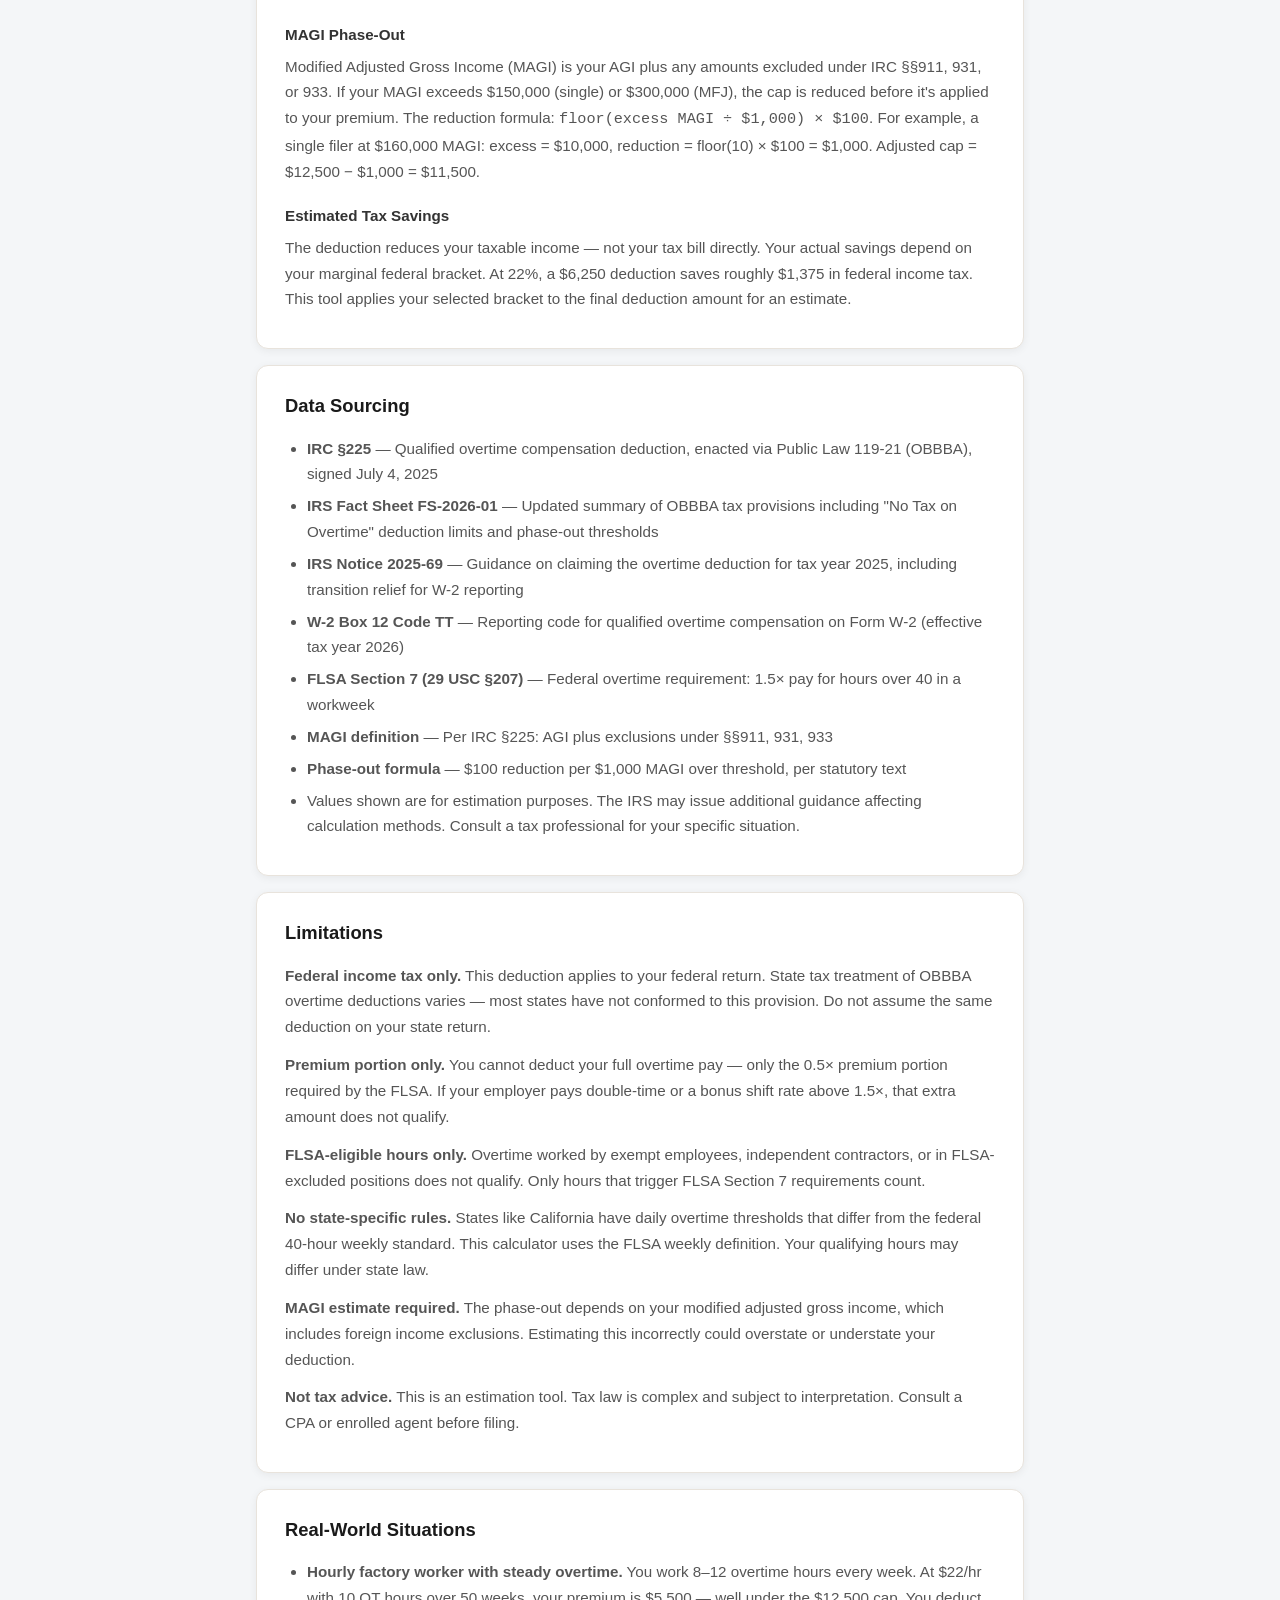
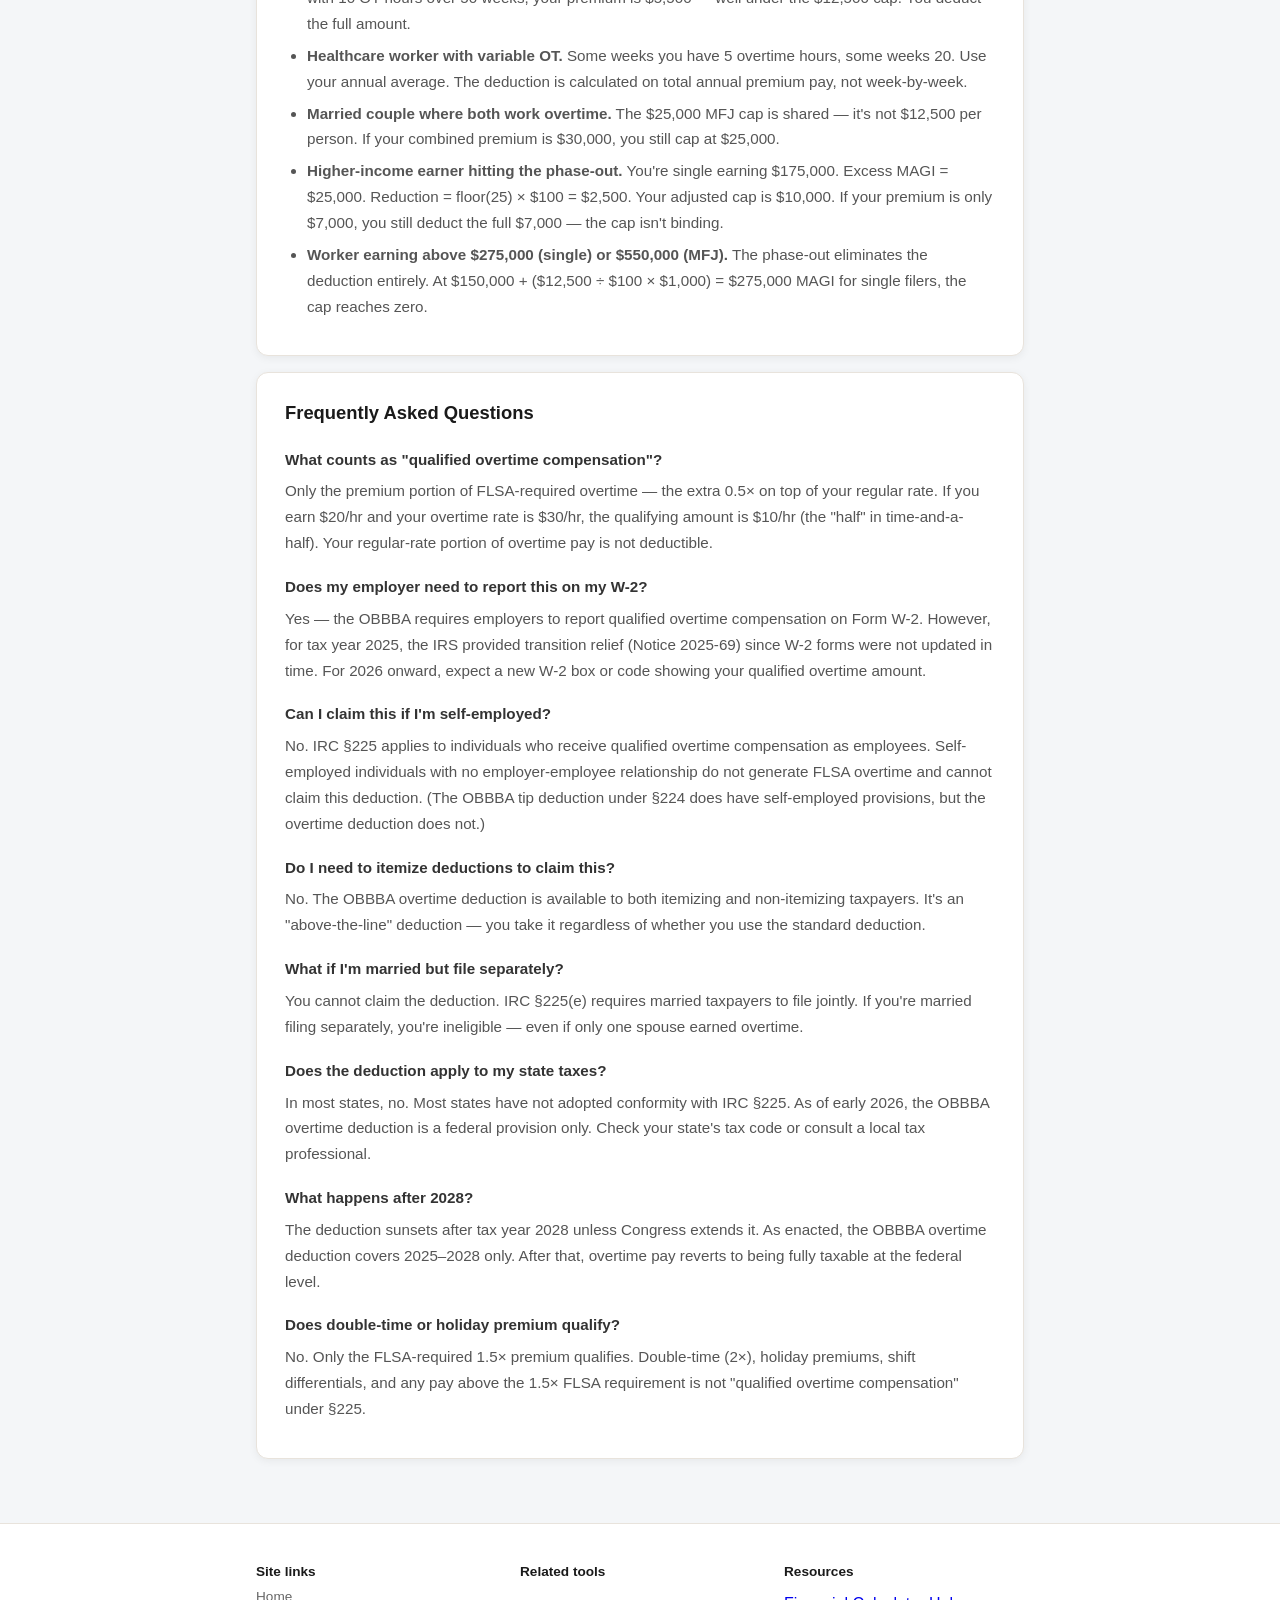
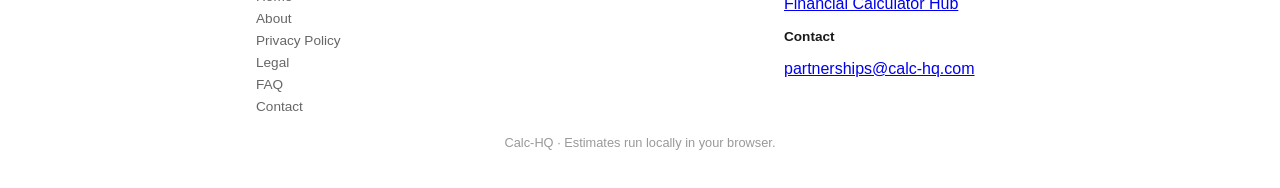
<file: obbba-overtime-deduction.html>
<!doctype html>
<html lang="en">
<head>
  <meta charset="utf-8">
  <meta name="viewport" content="width=device-width, initial-scale=1">
  <title>OBBBA Overtime Deduction Calculator 2025–2028 | OvertimePayCalc.com</title>
  <meta name="description" content="Calculate your No Tax on Overtime deduction under the One Big Beautiful Bill Act (OBBBA). See how much you can deduct from qualified overtime pay for tax years 2025–2028.">
  <link rel="canonical" href="https://overtimepaycalc.com/obbba-overtime-deduction.html">
  <meta name="robots" content="index, follow">
  <meta name="google-adsense-account" content="ca-pub-7744853829365165">
  <meta property="og:type" content="website">
  <meta property="og:title" content="OBBBA Overtime Deduction Calculator 2025–2028 | OvertimePayCalc.com">
  <meta property="og:description" content="Calculate your No Tax on Overtime deduction under OBBBA. Estimate your tax savings from qualified overtime pay for 2025–2028.">
  <meta property="og:url" content="https://overtimepaycalc.com/obbba-overtime-deduction.html">
  <meta property="og:site_name" content="OvertimePayCalc.com">
  <meta name="twitter:card" content="summary">
  <link rel="icon" type="image/svg+xml" href="/assets/favicon.svg">
  <script async src="https://pagead2.googlesyndication.com/pagead/js/adsbygoogle.js?client=ca-pub-7744853829365165" crossorigin="anonymous"></script>
  <link rel="stylesheet" href="styles.css?v=overtime-fix-0502">
  <link rel="stylesheet" href="obbba-styles.css?v=obbba-0502">
<script type="application/ld+json">{"@context":"https://schema.org","@type":"WebApplication","name":"OBBBA Overtime Deduction Calculator","applicationCategory":"FinanceApplication","operatingSystem":"Any","url":"https://overtimepaycalc.com/obbba-overtime-deduction.html","description":"Calculate the No Tax on Overtime deduction under IRC Section 225 (One Big Beautiful Bill Act) for tax years 2025–2028. Estimate your tax savings from qualified overtime premium pay.","offers":{"@type":"Offer","price":"0","priceCurrency":"USD"}}</script>
</head>
<body>
<header class="site-header">
  <div class="wrap header-inner">
    <div class="brand">
      <h1>OvertimePayCalc.com</h1>
      <p>Know what your overtime is worth</p>
    </div>
    <div data-site-header-nav></div>
  </div>
</header>
<main class="wrap">

  <section class="hero">
    <h2>OBBBA Overtime Deduction Calculator</h2>
    <p class="hero-subtitle">Estimate your "No Tax on Overtime" deduction under IRC §225 — the One Big Beautiful Bill Act provision for 2025–2028</p>
    <p class="cta-link"><a href="/">← Back to Overtime Pay Calculator</a></p>
    <div class="adsense-unit" id="ad-obbba-top"></div>
    <div class="form-card">
      <form id="obbbaForm" onsubmit="event.preventDefault(); calculateOBBBA();">
        <fieldset class="input-group">
          <legend>Your Overtime Pay</legend>
          <div class="field">
            <label for="hourlyWage">Hourly Rate (USD)</label>
            <input id="hourlyWage" type="number" min="0.01" step="0.01" placeholder="e.g. 25" value="25">
          </div>
          <div class="field">
            <label for="overtimeHours">Overtime Hours per Week</label>
            <input id="overtimeHours" type="number" min="0" step="0.5" placeholder="e.g. 10" value="10">
          </div>
          <div class="field">
            <label for="weeksWorked">Weeks with Overtime per Year</label>
            <input id="weeksWorked" type="number" min="1" max="52" step="1" placeholder="e.g. 50" value="50">
          </div>
        </fieldset>
        <fieldset class="input-group">
          <legend>Tax Filing Information</legend>
          <div class="field">
            <label for="filingStatus">Filing Status</label>
            <select id="filingStatus">
              <option value="single">Single / Head of Household</option>
              <option value="mfj">Married Filing Jointly</option>
            </select>
          </div>
          <div class="field">
            <label for="magi">Estimated MAGI <span class="field-hint">(Modified Adjusted Gross Income)</span></label>
            <input id="magi" type="number" min="0" step="100" placeholder="e.g. 75000" value="75000">
          </div>
          <div class="field">
            <label for="taxBracket">Federal Tax Bracket</label>
            <select id="taxBracket">
              <option value="0.10">10%</option>
              <option value="0.12">12%</option>
              <option value="0.22" selected>22%</option>
              <option value="0.24">24%</option>
              <option value="0.32">32%</option>
              <option value="0.35">35%</option>
              <option value="0.37">37%</option>
            </select>
          </div>
        </fieldset>
        <button type="submit" class="btn">Calculate My Deduction</button>
      </form>
    </div>

    <div id="calcResults" style="display:none;">
      <h3 class="results-heading">Your OBBBA Overtime Deduction</h3>
      <div class="result-grid">
        <div class="result-row"><span class="result-label">Overtime rate (1.5×)</span><span class="result-value" id="resOvertimeRate">—</span></div>
        <div class="result-row"><span class="result-label">Overtime premium rate (0.5×)</span><span class="result-value" id="resPremiumRate">—</span></div>
        <div class="result-row"><span class="result-label">Annual overtime premium pay</span><span class="result-value" id="resAnnualPremium">—</span></div>
        <div class="result-row separator"></div>
        <div class="result-row"><span class="result-label">Maximum deduction cap</span><span class="result-value" id="resCap">—</span></div>
        <div class="result-row" id="phaseoutRow" style="display:none;"><span class="result-label">Phase-out reduction</span><span class="result-value" id="resPhaseout">—</span></div>
        <div class="result-row"><span class="result-label">Adjusted cap after phase-out</span><span class="result-value" id="resAdjustedCap">—</span></div>
        <div class="result-row total"><span class="result-label">Your OBBBA overtime deduction</span><span class="result-value" id="resDeduction">—</span></div>
        <div class="result-row net"><span class="result-label">Estimated federal tax savings</span><span class="result-value" id="resTaxSavings">—</span></div>
      </div>
      <p class="result-note">This deduction applies to federal income tax only. Overtime pay remains subject to Social Security and Medicare (FICA) withholding regardless of this deduction. The deduction covers the premium (0.5×) portion of FLSA-required overtime — not your full overtime pay.</p>
    </div>
    <div class="adsense-unit" id="ad-obbba-mid"></div>
  </section>

  <section class="section-card">
    <h2>What Your Overtime Deduction Actually Looks Like</h2>
    <p>The One Big Beautiful Bill Act (OBBBA), signed July 4, 2025 as Public Law 119-21, created a new federal income tax deduction under <strong>IRC §225</strong> for qualified overtime compensation. For a worker earning $25/hour with 10 overtime hours per week, the deductible premium portion is $12.50/hour × 10 hours × 50 weeks = $6,250 — which reduces taxable income dollar for dollar. At the 22% bracket, that's roughly $1,375 back on your tax return.</p>
    <p>This calculator estimates your deduction based on your hourly rate, overtime hours, filing status, and income level. It accounts for the $12,500/$25,000 cap and the MAGI-based phase-out that starts at $150,000 for single filers and $300,000 for joint filers.</p>
    <p><strong>This deduction applies to federal income tax only.</strong> Overtime pay remains subject to Social Security and Medicare (FICA) withholding regardless of this deduction.</p>
  </section>

  <section class="section-card">
    <h2>Why the Cap Is Not Your Deduction</h2>
    <table class="example-table">
      <thead>
        <tr><th>Scenario</th><th>Rate</th><th>OT hrs/wk</th><th>Weeks</th><th>Premium</th><th>Cap</th><th>Deduction</th><th>Savings (22%)</th></tr>
      </thead>
      <tbody>
        <tr>
          <td>Warehouse worker, single</td>
          <td>$20/hr</td>
          <td>8</td>
          <td>50</td>
          <td>$4,000</td>
          <td>$12,500</td>
          <td>$4,000</td>
          <td>$880</td>
        </tr>
        <tr>
          <td>Nurse, MFJ, high OT</td>
          <td>$35/hr</td>
          <td>12</td>
          <td>48</td>
          <td>$10,080</td>
          <td>$25,000</td>
          <td>$10,080</td>
          <td>$2,218</td>
        </tr>
        <tr>
          <td>Factory worker, single, $160K MAGI</td>
          <td>$30/hr</td>
          <td>10</td>
          <td>52</td>
          <td>$7,800</td>
          <td>$12,500</td>
          <td>$7,800</td>
          <td>$1,716</td>
        </tr>
        <tr>
          <td>Oil field worker, MFJ, $310K MAGI</td>
          <td>$45/hr</td>
          <td>15</td>
          <td>50</td>
          <td>$16,875</td>
          <td>$25,000</td>
          <td>$16,875</td>
          <td>$3,713</td>
        </tr>
      </tbody>
    </table>
    <p><strong>Why the cap doesn't always matter.</strong> The factory worker earns $7,800 in premium — below the $12,500 single cap. Even after the phase-out reduces the cap to $11,500 (from $10,000 excess MAGI), $7,800 is still the deduction because <code>deduction = min(premium, adjusted cap)</code>. The oil field worker has $16,875 in premium but the MFJ cap is $25,000, reduced to $24,000 by the phase-out. Since $16,875 < $24,000, the full premium is deducted. The cap only bites when your premium exceeds it.</p>
  </section>

  <section class="section-card">
    <h2>Who Actually Qualifies</h2>
    <p>The deduction follows a straightforward eligibility flow:</p>
    <ol>
      <li><strong>Are you FLSA-eligible?</strong> → You must be a non-exempt employee covered by the Fair Labor Standards Act. Salaried-exempt workers, independent contractors, and FLSA-excluded employees do not qualify.</li>
      <li><strong>Did you earn overtime pay beyond your regular rate?</strong> → Only the premium portion (the "half" in time-and-a-half) counts. If your employer pays $30/hr overtime on a $20/hr base, the qualifying amount is $10/hr — not $30/hr.</li>
      <li><strong>Is the overtime FLSA-required?</strong> → Voluntary double-time or premium pay above 1.5× does <em>not</em> qualify. Only FLSA Section 7 overtime (hours over 40 in a workweek at 1.5×) is deductible.</li>
      <li><strong>Check your cap</strong> → $12,500 single, $25,000 MFJ. Your deduction is the lesser of your premium pay or the cap.</li>
      <li><strong>Check your MAGI</strong> → If above $150,000/$300,000, the cap is reduced by $100 for every $1,000 of excess MAGI. If your income is high enough, the deduction phases out entirely.</li>
      <li><strong>Filing requirements</strong> → Married taxpayers must file jointly. You must include your SSN on the return.</li>
    </ol>
  </section>

  <section class="section-card">
    <h2>Why FICA Still Applies</h2>
    <p><strong>FICA is not reduced.</strong> Your overtime pay — including the premium portion — is still subject to the 7.65% employee share of Social Security and Medicare. The OBBBA deduction only reduces your federal income tax, not payroll taxes. So while a $6,250 deduction saves ~$1,375 in income tax at 22%, you still pay FICA on the full overtime earnings.</p>

    <h3>Overtime Premium Calculation</h3>
    <p>Your overtime premium is the extra "half" in time-and-a-half. For an hourly rate of $25 with 10 overtime hours per week over 50 weeks: premium = $25 × 0.5 × 10 × 50 = $6,250. This is the portion the IRS lets you deduct — not your full overtime earnings of $18,750.</p>

    <h3>Cap Application</h3>
    <p>The law sets a hard ceiling. Single filers: $12,500. Married filing jointly: $25,000. Your deduction is the smaller of your calculated premium or the cap. A worker with $15,000 in premium pay but a $12,500 cap can only deduct $12,500.</p>

    <h3>MAGI Phase-Out</h3>
    <p>Modified Adjusted Gross Income (MAGI) is your AGI plus any amounts excluded under IRC §§911, 931, or 933. If your MAGI exceeds $150,000 (single) or $300,000 (MFJ), the cap is reduced before it's applied to your premium. The reduction formula: <code>floor(excess MAGI ÷ $1,000) × $100</code>. For example, a single filer at $160,000 MAGI: excess = $10,000, reduction = floor(10) × $100 = $1,000. Adjusted cap = $12,500 − $1,000 = $11,500.</p>

    <h3>Estimated Tax Savings</h3>
    <p>The deduction reduces your taxable income — not your tax bill directly. Your actual savings depend on your marginal federal bracket. At 22%, a $6,250 deduction saves roughly $1,375 in federal income tax. This tool applies your selected bracket to the final deduction amount for an estimate.</p>
  </section>

  <section class="section-card">
    <h2>Data Sourcing</h2>
    <ul>
      <li><strong>IRC §225</strong> — Qualified overtime compensation deduction, enacted via Public Law 119-21 (OBBBA), signed July 4, 2025</li>
      <li><strong>IRS Fact Sheet FS-2026-01</strong> — Updated summary of OBBBA tax provisions including "No Tax on Overtime" deduction limits and phase-out thresholds</li>
      <li><strong>IRS Notice 2025-69</strong> — Guidance on claiming the overtime deduction for tax year 2025, including transition relief for W-2 reporting</li>
      <li><strong>W-2 Box 12 Code TT</strong> — Reporting code for qualified overtime compensation on Form W-2 (effective tax year 2026)</li>
      <li><strong>FLSA Section 7 (29 USC §207)</strong> — Federal overtime requirement: 1.5× pay for hours over 40 in a workweek</li>
      <li><strong>MAGI definition</strong> — Per IRC §225: AGI plus exclusions under §§911, 931, 933</li>
      <li><strong>Phase-out formula</strong> — $100 reduction per $1,000 MAGI over threshold, per statutory text</li>
      <li>Values shown are for estimation purposes. The IRS may issue additional guidance affecting calculation methods. Consult a tax professional for your specific situation.</li>
    </ul>
  </section>

  <section class="section-card">
    <h2>Limitations</h2>
    <p><strong>Federal income tax only.</strong> This deduction applies to your federal return. State tax treatment of OBBBA overtime deductions varies — most states have not conformed to this provision. Do not assume the same deduction on your state return.</p>
    <p><strong>Premium portion only.</strong> You cannot deduct your full overtime pay — only the 0.5× premium portion required by the FLSA. If your employer pays double-time or a bonus shift rate above 1.5×, that extra amount does not qualify.</p>
    <p><strong>FLSA-eligible hours only.</strong> Overtime worked by exempt employees, independent contractors, or in FLSA-excluded positions does not qualify. Only hours that trigger FLSA Section 7 requirements count.</p>
    <p><strong>No state-specific rules.</strong> States like California have daily overtime thresholds that differ from the federal 40-hour weekly standard. This calculator uses the FLSA weekly definition. Your qualifying hours may differ under state law.</p>
    <p><strong>MAGI estimate required.</strong> The phase-out depends on your modified adjusted gross income, which includes foreign income exclusions. Estimating this incorrectly could overstate or understate your deduction.</p>
    <p><strong>Not tax advice.</strong> This is an estimation tool. Tax law is complex and subject to interpretation. Consult a CPA or enrolled agent before filing.</p>
  </section>

  <section class="section-card">
    <h2>Real-World Situations</h2>
    <ul>
      <li><strong>Hourly factory worker with steady overtime.</strong> You work 8–12 overtime hours every week. At $22/hr with 10 OT hours over 50 weeks, your premium is $5,500 — well under the $12,500 cap. You deduct the full amount.</li>
      <li><strong>Healthcare worker with variable OT.</strong> Some weeks you have 5 overtime hours, some weeks 20. Use your annual average. The deduction is calculated on total annual premium pay, not week-by-week.</li>
      <li><strong>Married couple where both work overtime.</strong> The $25,000 MFJ cap is shared — it's not $12,500 per person. If your combined premium is $30,000, you still cap at $25,000.</li>
      <li><strong>Higher-income earner hitting the phase-out.</strong> You're single earning $175,000. Excess MAGI = $25,000. Reduction = floor(25) × $100 = $2,500. Your adjusted cap is $10,000. If your premium is only $7,000, you still deduct the full $7,000 — the cap isn't binding.</li>
      <li><strong>Worker earning above $275,000 (single) or $550,000 (MFJ).</strong> The phase-out eliminates the deduction entirely. At $150,000 + ($12,500 ÷ $100 × $1,000) = $275,000 MAGI for single filers, the cap reaches zero.</li>
    </ul>
  </section>

  <section class="section-card">
    <h2>Frequently Asked Questions</h2>

    <h3>What counts as "qualified overtime compensation"?</h3>
    <p>Only the premium portion of FLSA-required overtime — the extra 0.5× on top of your regular rate. If you earn $20/hr and your overtime rate is $30/hr, the qualifying amount is $10/hr (the "half" in time-and-a-half). Your regular-rate portion of overtime pay is not deductible.</p>

    <h3>Does my employer need to report this on my W-2?</h3>
    <p>Yes — the OBBBA requires employers to report qualified overtime compensation on Form W-2. However, for tax year 2025, the IRS provided transition relief (Notice 2025-69) since W-2 forms were not updated in time. For 2026 onward, expect a new W-2 box or code showing your qualified overtime amount.</p>

    <h3>Can I claim this if I'm self-employed?</h3>
    <p>No. IRC §225 applies to individuals who receive qualified overtime compensation as employees. Self-employed individuals with no employer-employee relationship do not generate FLSA overtime and cannot claim this deduction. (The OBBBA tip deduction under §224 does have self-employed provisions, but the overtime deduction does not.)</p>

    <h3>Do I need to itemize deductions to claim this?</h3>
    <p>No. The OBBBA overtime deduction is available to both itemizing and non-itemizing taxpayers. It's an "above-the-line" deduction — you take it regardless of whether you use the standard deduction.</p>

    <h3>What if I'm married but file separately?</h3>
    <p>You cannot claim the deduction. IRC §225(e) requires married taxpayers to file jointly. If you're married filing separately, you're ineligible — even if only one spouse earned overtime.</p>

    <h3>Does the deduction apply to my state taxes?</h3>
    <p>In most states, no. Most states have not adopted conformity with IRC §225. As of early 2026, the OBBBA overtime deduction is a federal provision only. Check your state's tax code or consult a local tax professional.</p>

    <h3>What happens after 2028?</h3>
    <p>The deduction sunsets after tax year 2028 unless Congress extends it. As enacted, the OBBBA overtime deduction covers 2025–2028 only. After that, overtime pay reverts to being fully taxable at the federal level.</p>

    <h3>Does double-time or holiday premium qualify?</h3>
    <p>No. Only the FLSA-required 1.5× premium qualifies. Double-time (2×), holiday premiums, shift differentials, and any pay above the 1.5× FLSA requirement is not "qualified overtime compensation" under §225.</p>
  </section>

</main>
<footer class="site-footer">
  <div class="wrap" id="site-footer"></div>
</footer>
<script src="config.js"></script>
<script src="network.js"></script>
<script src="ads.js"></script>
<script src="obbba-calculator.js"></script>
</body>
</html>
</file>
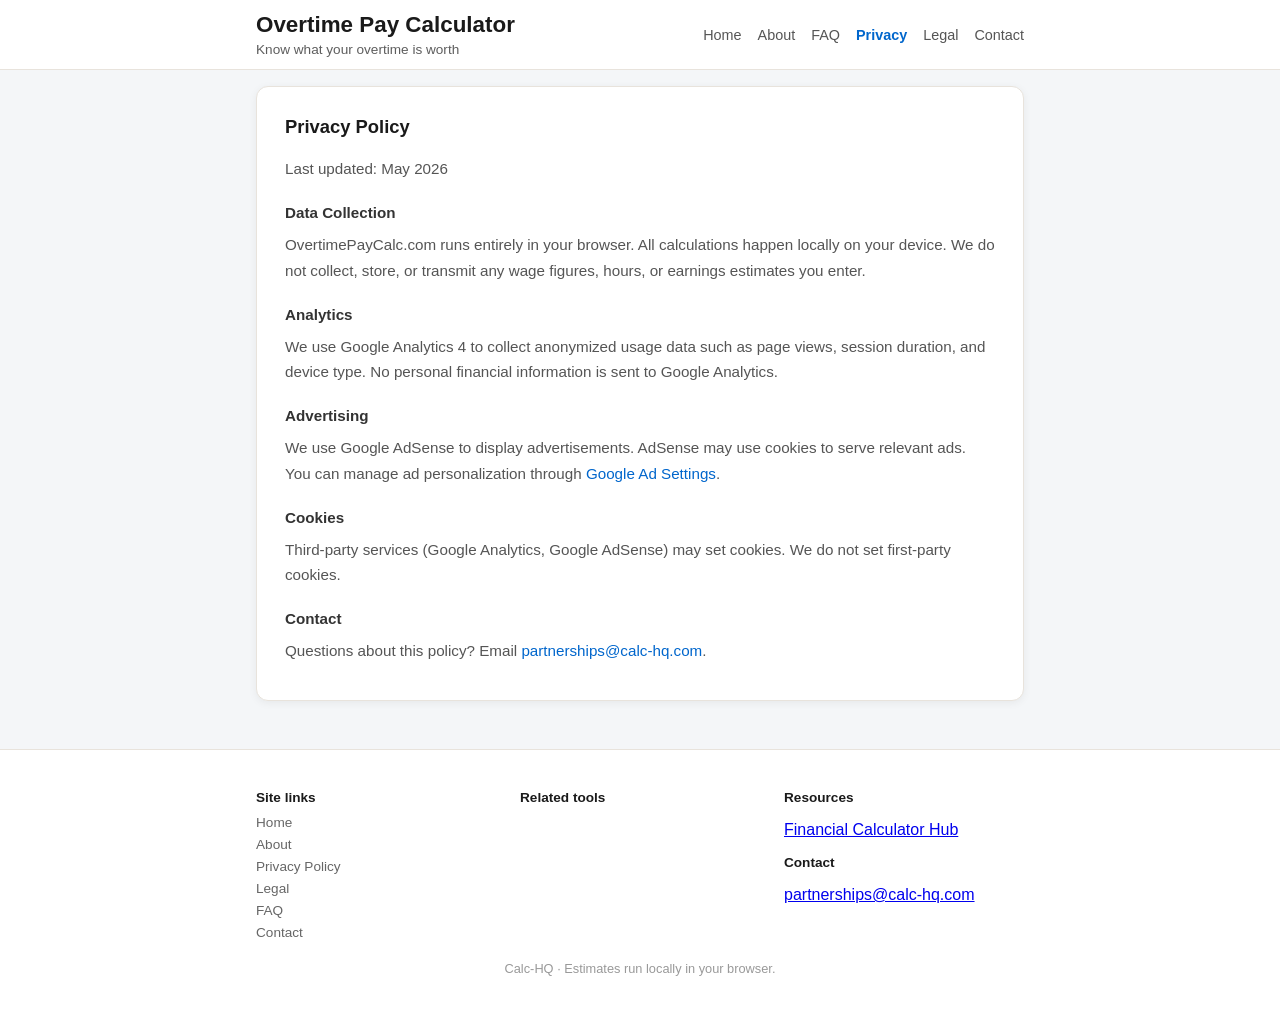
<file: privacy.html>
<!doctype html>
<html lang="en">
<head>
  <meta charset="utf-8">
  <meta name="viewport" content="width=device-width, initial-scale=1">
  <title>Privacy Policy | OvertimePayCalc.com</title>
  <meta name="description" content="Privacy policy for OvertimePayCalc.com — how we handle your data.">
  <link rel="canonical" href="https://overtimepaycalc.com/privacy.html">
  <meta name="robots" content="index, follow">
  <meta name="google-adsense-account" content="ca-pub-7744853829365165">
  <link rel="icon" type="image/svg+xml" href="/assets/favicon.svg">
  <script async src="https://pagead2.googlesyndication.com/pagead/js/adsbygoogle.js?client=ca-pub-7744853829365165" crossorigin="anonymous"></script>
  <link rel="stylesheet" href="styles.css?v=overtime-fix-0502">
</head>
<body>
<header class="site-header">
  <div class="wrap header-inner">
    <div class="brand">
      <h1>Overtime Pay Calculator</h1>
      <p>Know what your overtime is worth</p>
    </div>
    <div data-site-header-nav></div>
  </div>
</header>
<main class="wrap">
  <div class="page-copy">
    <h2>Privacy Policy</h2>
    <p>Last updated: May 2026</p>
    <h3>Data Collection</h3>
    <p>OvertimePayCalc.com runs entirely in your browser. All calculations happen locally on your device. We do not collect, store, or transmit any wage figures, hours, or earnings estimates you enter.</p>
    <h3>Analytics</h3>
    <p>We use Google Analytics 4 to collect anonymized usage data such as page views, session duration, and device type. No personal financial information is sent to Google Analytics.</p>
    <h3>Advertising</h3>
    <p>We use Google AdSense to display advertisements. AdSense may use cookies to serve relevant ads. You can manage ad personalization through <a href="https://adssettings.google.com" target="_blank" rel="noopener">Google Ad Settings</a>.</p>
    <h3>Cookies</h3>
    <p>Third-party services (Google Analytics, Google AdSense) may set cookies. We do not set first-party cookies.</p>
    <h3>Contact</h3>
    <p>Questions about this policy? Email <a href="mailto:partnerships@calc-hq.com">partnerships@calc-hq.com</a>.</p>
  </div>
</main>
<footer class="site-footer">
  <div class="wrap" id="site-footer"></div>
</footer>
<script src="config.js"></script>
<script src="network.js?v=2026-05-03"></script>
<script src="ads.js"></script>
</body>
</html>
</file>
<file: styles.css>
/* OvertimePayCalc.com styles — overtime-fix-0502 */
*,
*::before,
*::after {
    box-sizing: border-box;
}

body {
    font-family:
        -apple-system, BlinkMacSystemFont, "Segoe UI", Roboto, Helvetica, Arial,
        sans-serif;
    margin: 0;
    padding: 0;
    background: #f4f6f8;
    color: #1a1a1a;
    overflow-x: hidden;
}

.wrap {
    max-width: 800px;
    margin: 0 auto;
    padding: 16px;
}

/* Site header */
.site-header {
    background: #fff;
    border-bottom: 1px solid #e8e3dc;
}

.header-inner {
    display: flex;
    align-items: center;
    justify-content: space-between;
    flex-wrap: wrap;
    gap: 12px;
    padding: 12px 16px;
}

.brand h1 {
    margin: 0;
    font-size: 1.4rem;
}
.brand p {
    margin: 4px 0 0;
    font-size: 0.85rem;
    opacity: 0.7;
}

.header-nav {
    display: flex;
    gap: 16px;
    flex-wrap: wrap;
}
.header-nav a {
    text-decoration: none;
    color: #555;
    font-size: 0.9rem;
}
.header-nav a.active,
.header-nav a:hover {
    color: #0066cc;
    font-weight: 600;
}

/* Hero / calculator */
.hero {
    background: #fff;
    border-radius: 12px;
    padding: 24px 28px;
    box-shadow: 0 2px 8px rgba(0,0,0,0.06);
    border: 1px solid #e8e3dc;
    margin-bottom: 16px;
}

.hero h2 {
    margin: 0 0 16px;
    font-size: 1.15rem;
}

.form-card {
    margin-bottom: 16px;
}

.field {
    margin-bottom: 10px;
}

label {
    font-weight: 600;
    display: block;
    font-size: 0.9rem;
    margin-bottom: 4px;
}

input[type="text"],
input[type="number"],
select {
    width: 100%;
    padding: 10px 12px;
    font-size: 1rem;
    border: 1px solid #ddd;
    border-radius: 8px;
    background: #fafafa;
}

.btn {
    display: inline-block;
    margin-top: 14px;
    padding: 12px 24px;
    border: none;
    border-radius: 8px;
    font-size: 1rem;
    font-weight: 700;
    cursor: pointer;
    background: #0066cc;
    color: #fff;
    width: 100%;
}

.btn:hover {
    background: #0052a3;
}

/* Results */
.result-grid {
    display: flex;
    flex-direction: column;
    gap: 6px;
    margin-top: 16px;
}

.result-row {
    display: flex;
    justify-content: space-between;
    padding: 8px 0;
    border-bottom: 1px solid #f0f0f0;
}

.result-row.total {
    border-top: 2px solid #ddd;
    border-bottom: none;
    font-weight: 700;
}

.result-row.net {
    border-top: none;
    font-weight: 700;
    color: #007a3d;
}

.result-label {
    color: #555;
    font-size: 0.95rem;
}

.result-value {
    font-weight: 700;
    font-size: 1rem;
    color: #1a1a1a;
}

.result-note {
    margin-top: 12px;
    font-size: 0.85rem;
    color: #888;
}

/* CTA link for sub-pages */
.cta-link {
    margin: 16px 0 0;
    font-size: 0.95rem;
}
.cta-link a {
    color: #0066cc;
    text-decoration: none;
    font-weight: 600;
}
.cta-link a:hover {
    text-decoration: underline;
}

/* Checkbox */
.checkbox-group {
    display: flex;
    align-items: center;
    gap: 8px;
    margin: 12px 0;
}

.checkbox-group input[type="checkbox"] {
    width: 18px;
    height: 18px;
}

.checkbox-group label {
    margin: 0;
    font-weight: 500;
}

/* Section cards */
.section-card {
    background: #fff;
    border-radius: 12px;
    padding: 24px 28px;
    margin-bottom: 16px;
    box-shadow: 0 2px 8px rgba(0,0,0,0.06);
    border: 1px solid #e8e3dc;
    line-height: 1.7;
}

.section-card h2 {
    margin: 0 0 14px;
    font-size: 1.15rem;
    font-weight: 700;
    color: #1a1a1a;
}

.section-card h3 {
    margin: 18px 0 6px;
    font-size: 0.95rem;
    font-weight: 600;
    color: #333;
}

.section-card p {
    margin: 0 0 12px;
    color: #555;
    font-size: 0.95rem;
}

.section-card ul,
.section-card ol {
    margin: 0 0 12px;
    padding-left: 22px;
    color: #555;
    font-size: 0.95rem;
}

.section-card li {
    margin-bottom: 6px;
}

.section-card a {
    color: #0066cc;
    text-decoration: none;
}

.section-card a:hover {
    text-decoration: underline;
}

/* Example tables */
.example-table {
    width: 100%;
    border-collapse: collapse;
    margin: 12px 0 16px;
    font-size: 0.9rem;
}

.example-table th,
.example-table td {
    text-align: left;
    padding: 8px 12px;
    border-bottom: 1px solid #eee;
}

.example-table th {
    font-weight: 600;
    background: #f8f8f8;
}

/* Ad slots — collapsed by default */
.adsense-unit {
    min-height: 0;
    height: 0;
    overflow: hidden;
}
.adsense-unit.active {
    min-height: 250px;
    height: auto;
    overflow: visible;
}

/* Page-copy wrapper for support pages */
.page-copy {
    background: #fff;
    border-radius: 12px;
    padding: 24px 28px;
    box-shadow: 0 2px 8px rgba(0,0,0,0.06);
    border: 1px solid #e8e3dc;
    line-height: 1.7;
}

.page-copy h2 {
    margin: 0 0 14px;
    font-size: 1.15rem;
    font-weight: 700;
    color: #1a1a1a;
}

.page-copy h3 {
    margin: 18px 0 6px;
    font-size: 0.95rem;
    font-weight: 600;
    color: #333;
}

.page-copy p {
    margin: 0 0 12px;
    color: #555;
    font-size: 0.95rem;
}

.page-copy ul,
.page-copy ol {
    margin: 0 0 12px;
    padding-left: 22px;
    color: #555;
    font-size: 0.95rem;
}

.page-copy li {
    margin-bottom: 6px;
}

.page-copy a {
    color: #0066cc;
    text-decoration: none;
}

.page-copy a:hover {
    text-decoration: underline;
}

/* Footer */
.site-footer {
    background: #fff;
    border-top: 1px solid #e8e3dc;
    margin-top: 32px;
    padding: 24px 0;
    padding-bottom: calc(24px + env(safe-area-inset-bottom, 0px));
}

.footer-grid {
    display: grid;
    grid-template-columns: 1fr 1fr 1fr;
    gap: 24px;
    margin-bottom: 16px;
}

.footer-grid h2 {
    font-size: 0.85rem;
    font-weight: 700;
    margin: 0 0 8px;
    color: #1a1a1a;
}

.footer-nav-links,
.footer-links {
    list-style: none;
    padding: 0;
    margin: 0;
}

.footer-nav-links li,
.footer-links li {
    margin-bottom: 4px;
}

.footer-nav-links a,
.footer-links a {
    color: #666;
    text-decoration: none;
    font-size: 0.85rem;
}

.footer-nav-links a:hover,
.footer-links a:hover {
    color: #0066cc;
}

.footer-meta {
    font-size: 0.8rem;
    color: #999;
    text-align: center;
    margin: 0;
}

.footer-empty {
    color: #999;
    font-size: 0.85rem;
}

/* Mobile */
@media (max-width: 600px) {
    .header-inner {
        flex-direction: column;
        align-items: flex-start;
    }

    .brand h1 {
        font-size: 1.1rem;
    }

    .header-nav {
        font-size: 0.85rem;
        gap: 10px;
        flex-wrap: wrap;
    }

    .footer-grid {
        grid-template-columns: 1fr;
        gap: 16px;
    }

    .section-card,
    .page-copy,
    .hero {
        padding: 16px 18px;
    }
}
</file>
<file: obbba-styles.css>
/* OBBBA Overtime Deduction page — supplementary styles */

.hero-subtitle {
  font-size: 0.95rem;
  color: #666;
  margin: 0 0 16px;
  line-height: 1.5;
}

/* Input groups / fieldsets */
.input-group {
  border: 1px solid #e8e3dc;
  border-radius: 10px;
  padding: 16px 18px;
  margin-bottom: 16px;
}

.input-group legend {
  font-weight: 700;
  font-size: 0.95rem;
  color: #333;
  padding: 0 6px;
}

.field-hint {
  font-weight: 400;
  font-size: 0.8rem;
  color: #999;
}

select {
  width: 100%;
  padding: 10px 12px;
  font-size: 1rem;
  border: 1px solid #ddd;
  border-radius: 8px;
  background: #fafafa;
  cursor: pointer;
}

/* Results */
.results-heading {
  font-size: 1.1rem;
  margin: 16px 0 8px;
  color: #1a1a1a;
}

.result-row.separator {
  height: 4px;
  border-bottom: 2px solid #ddd;
  padding: 0;
  margin: 4px 0;
}

/* Phase-out highlight */
#phaseoutRow .result-value {
  color: #c0392b;
}

/* Example table wider on this page */
@media (min-width: 600px) {
  .example-table {
    font-size: 0.85rem;
  }
  .example-table th,
  .example-table td {
    padding: 8px 6px;
  }
}
</file>
